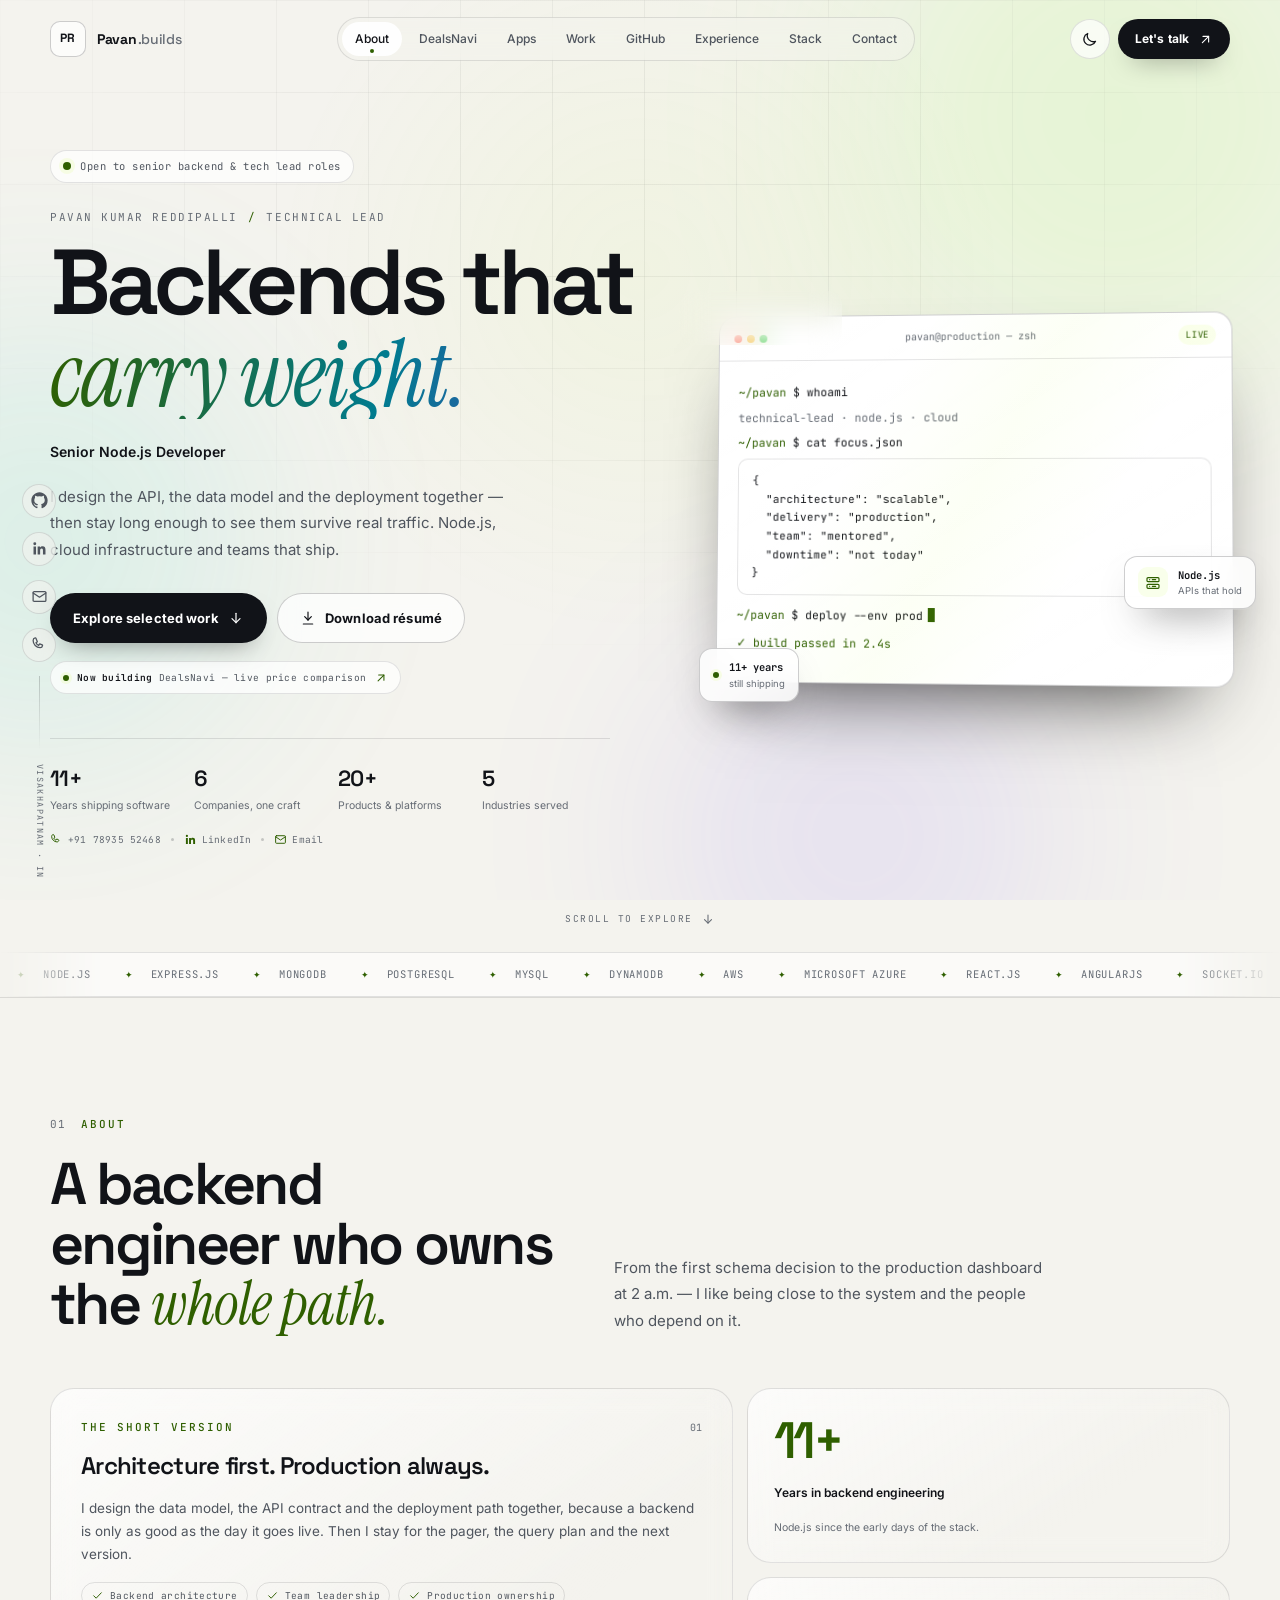
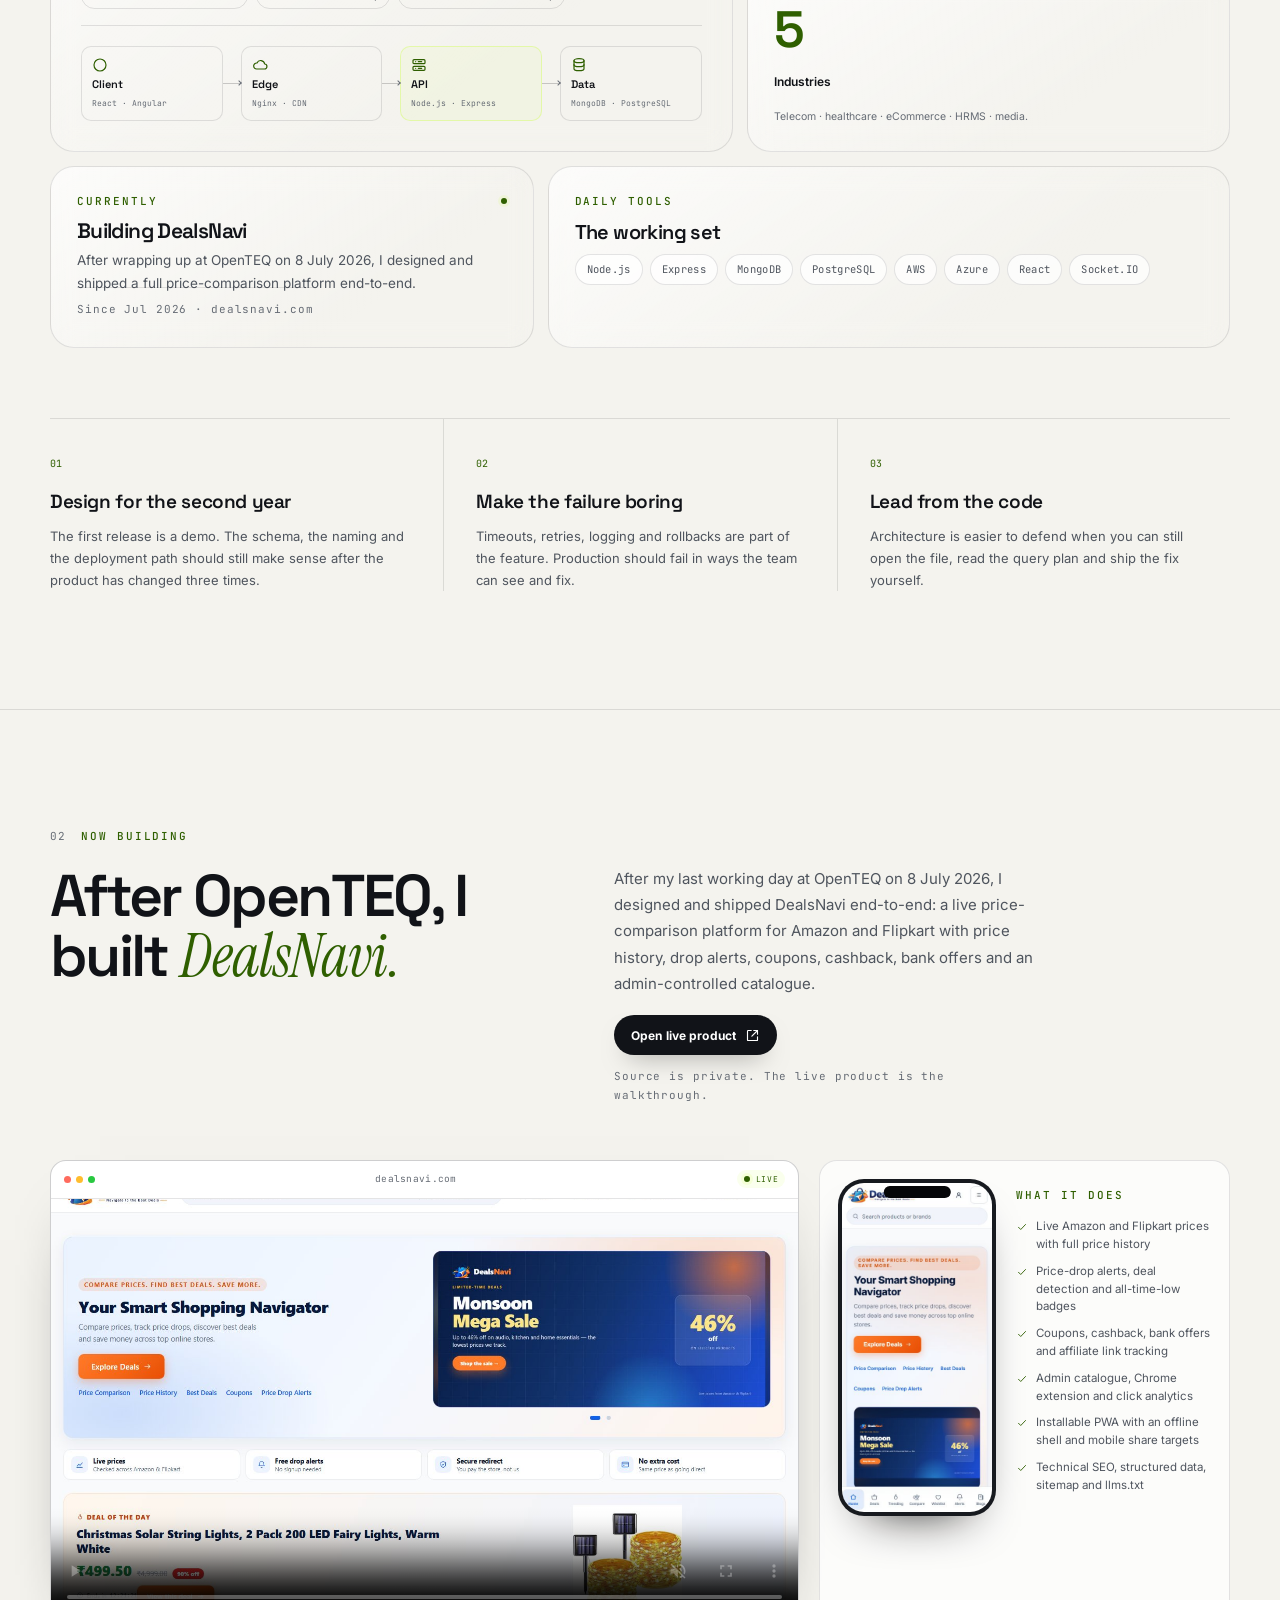
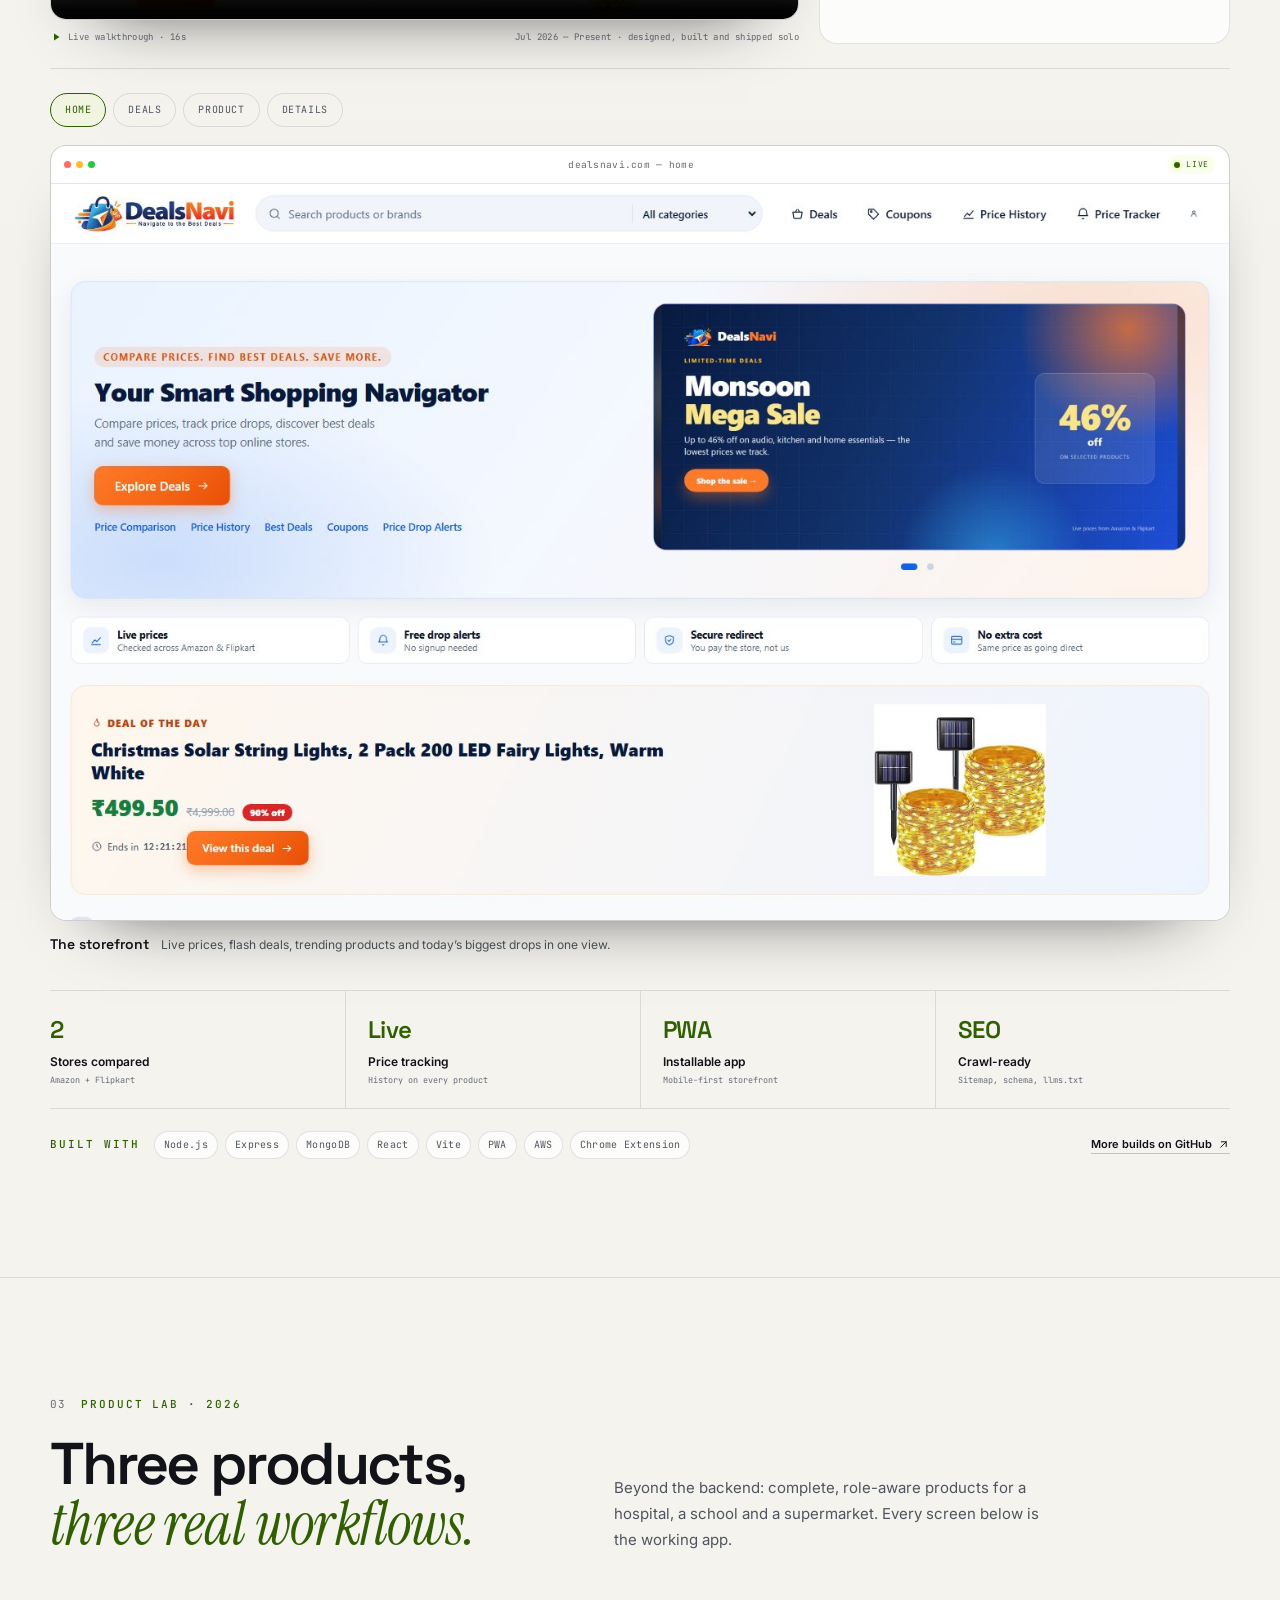
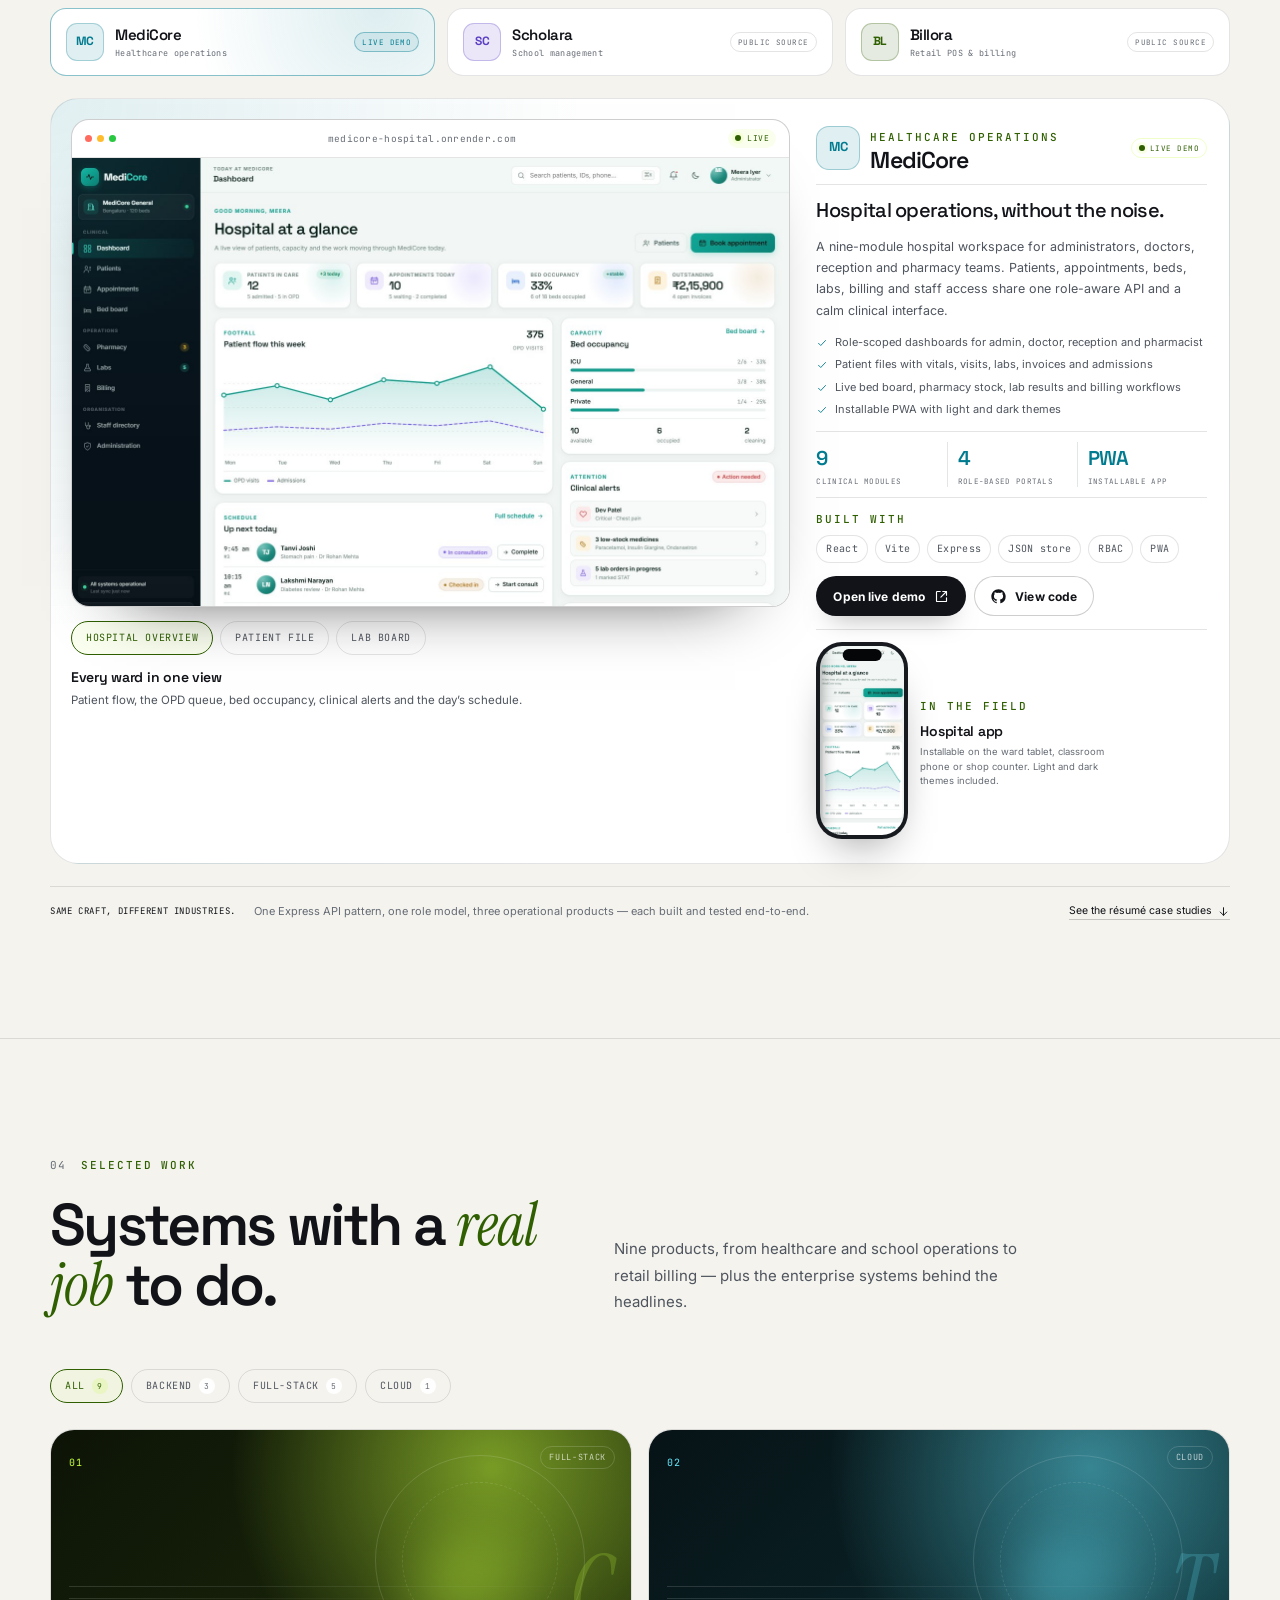
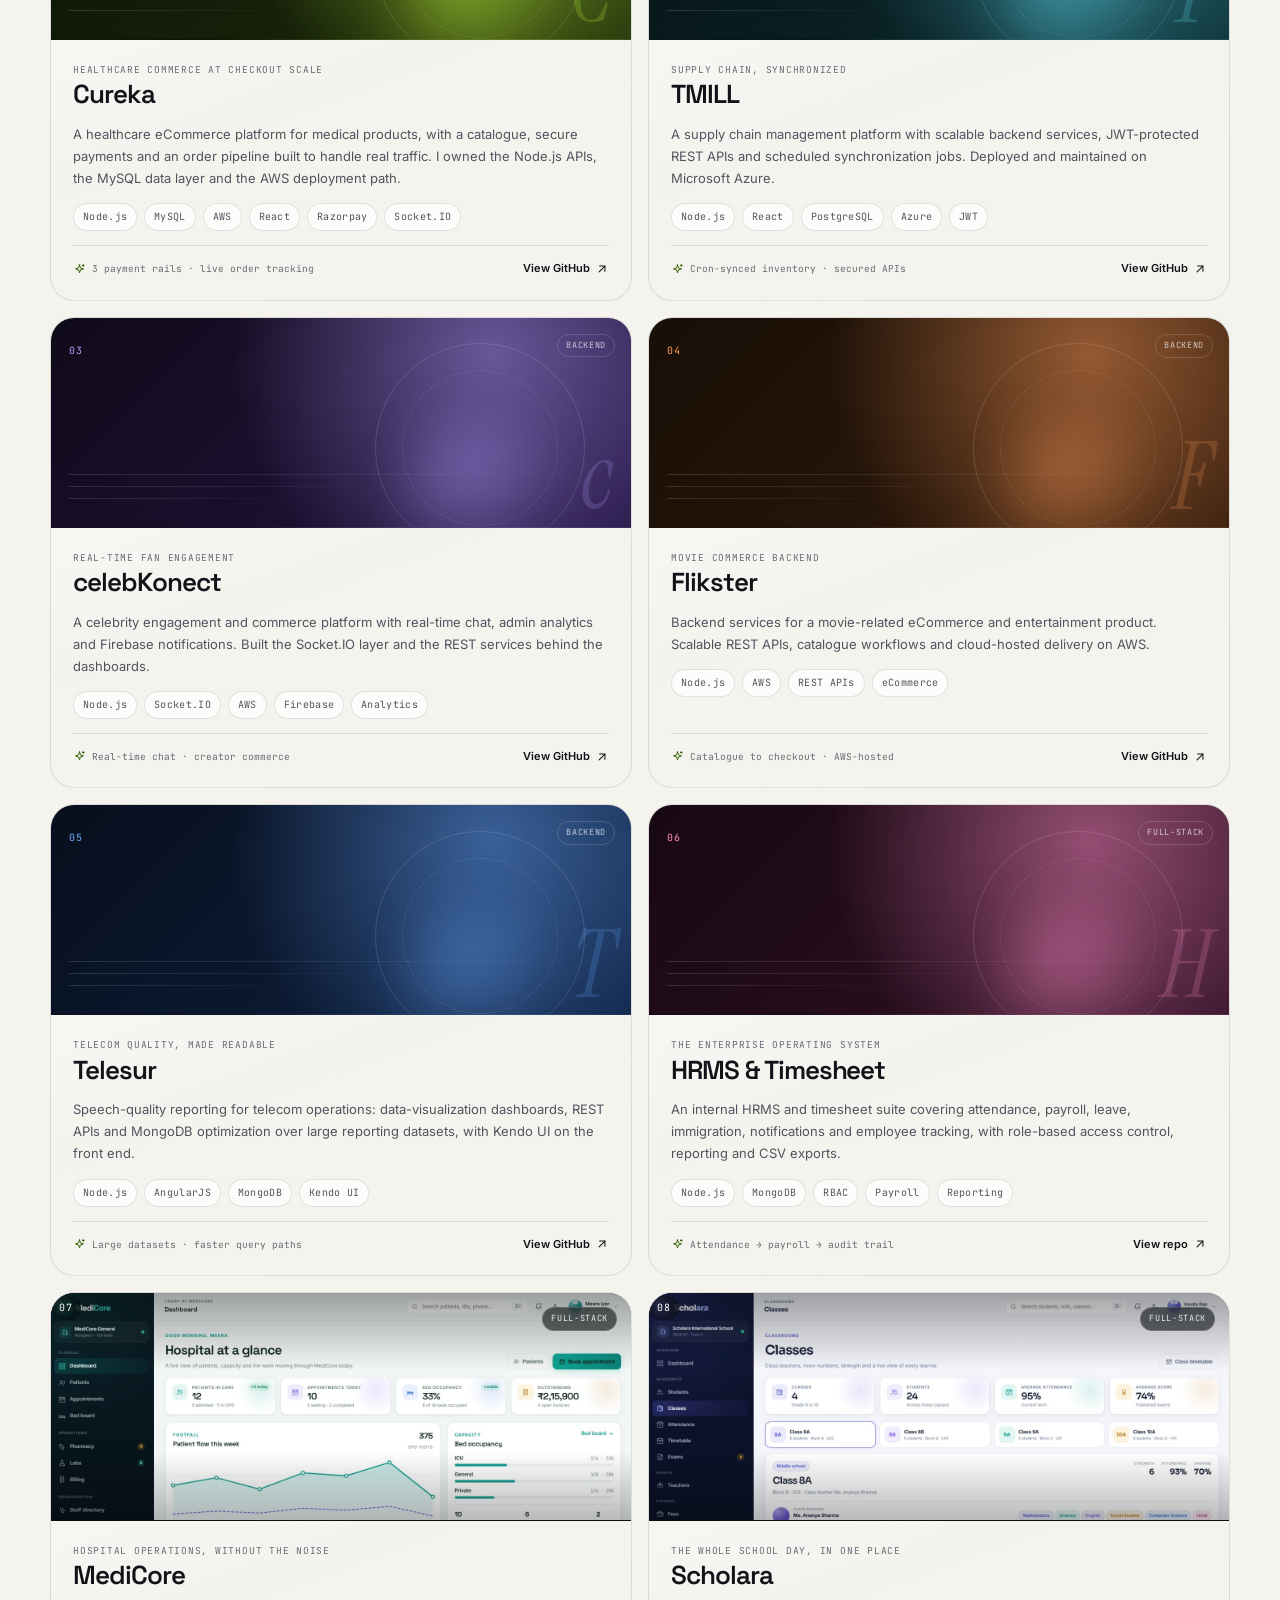
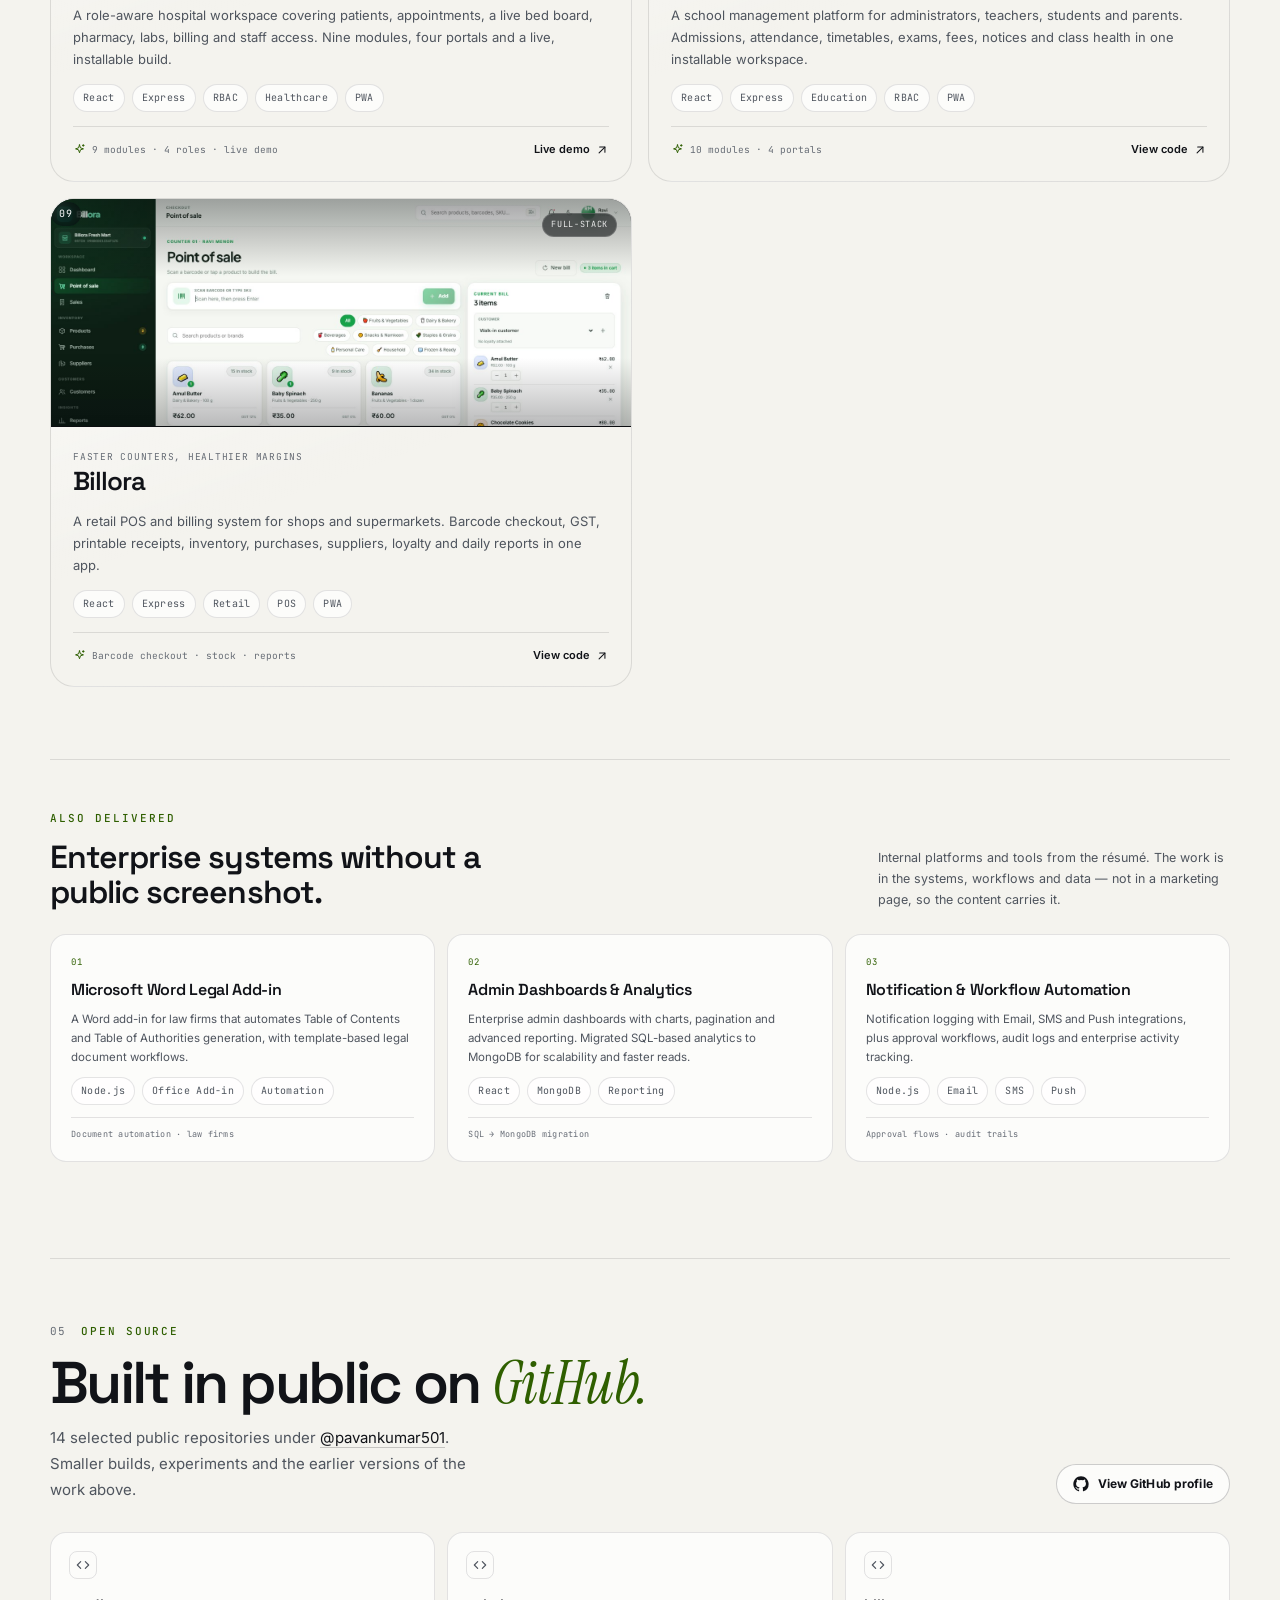
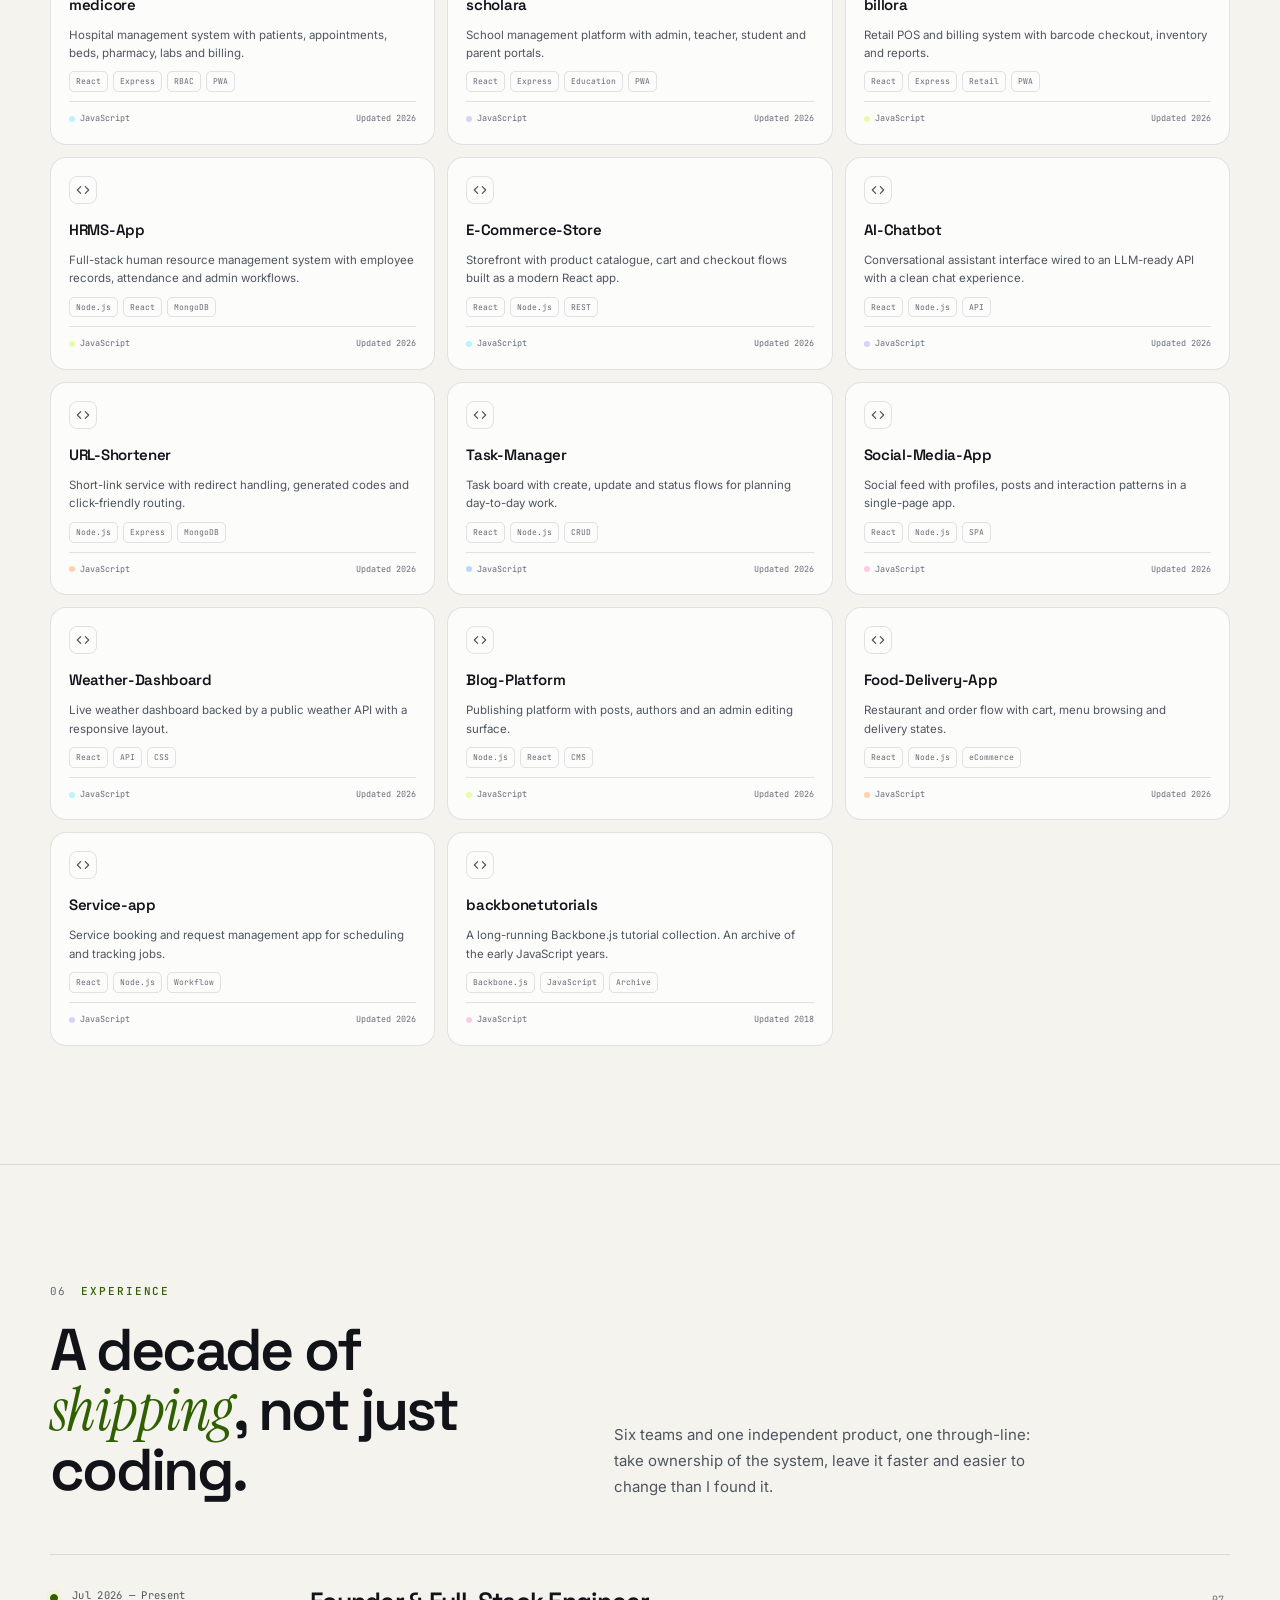
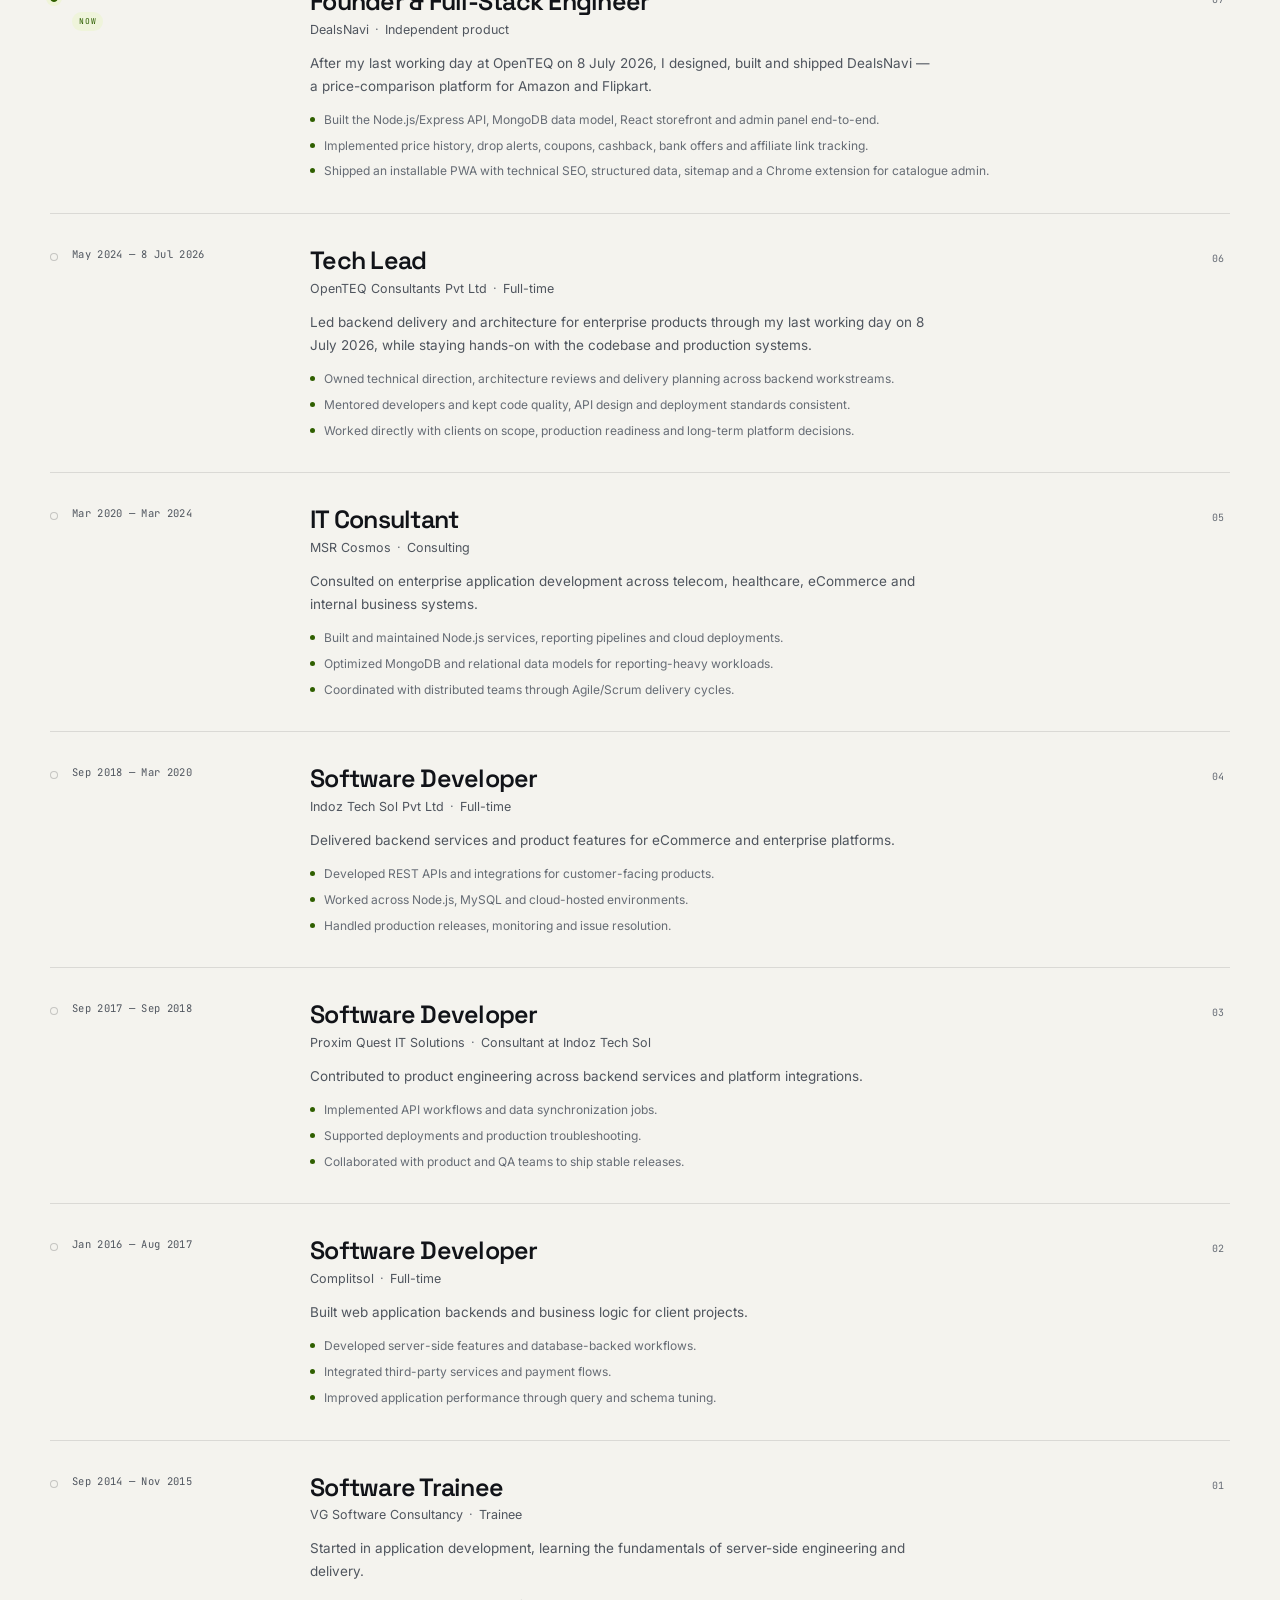
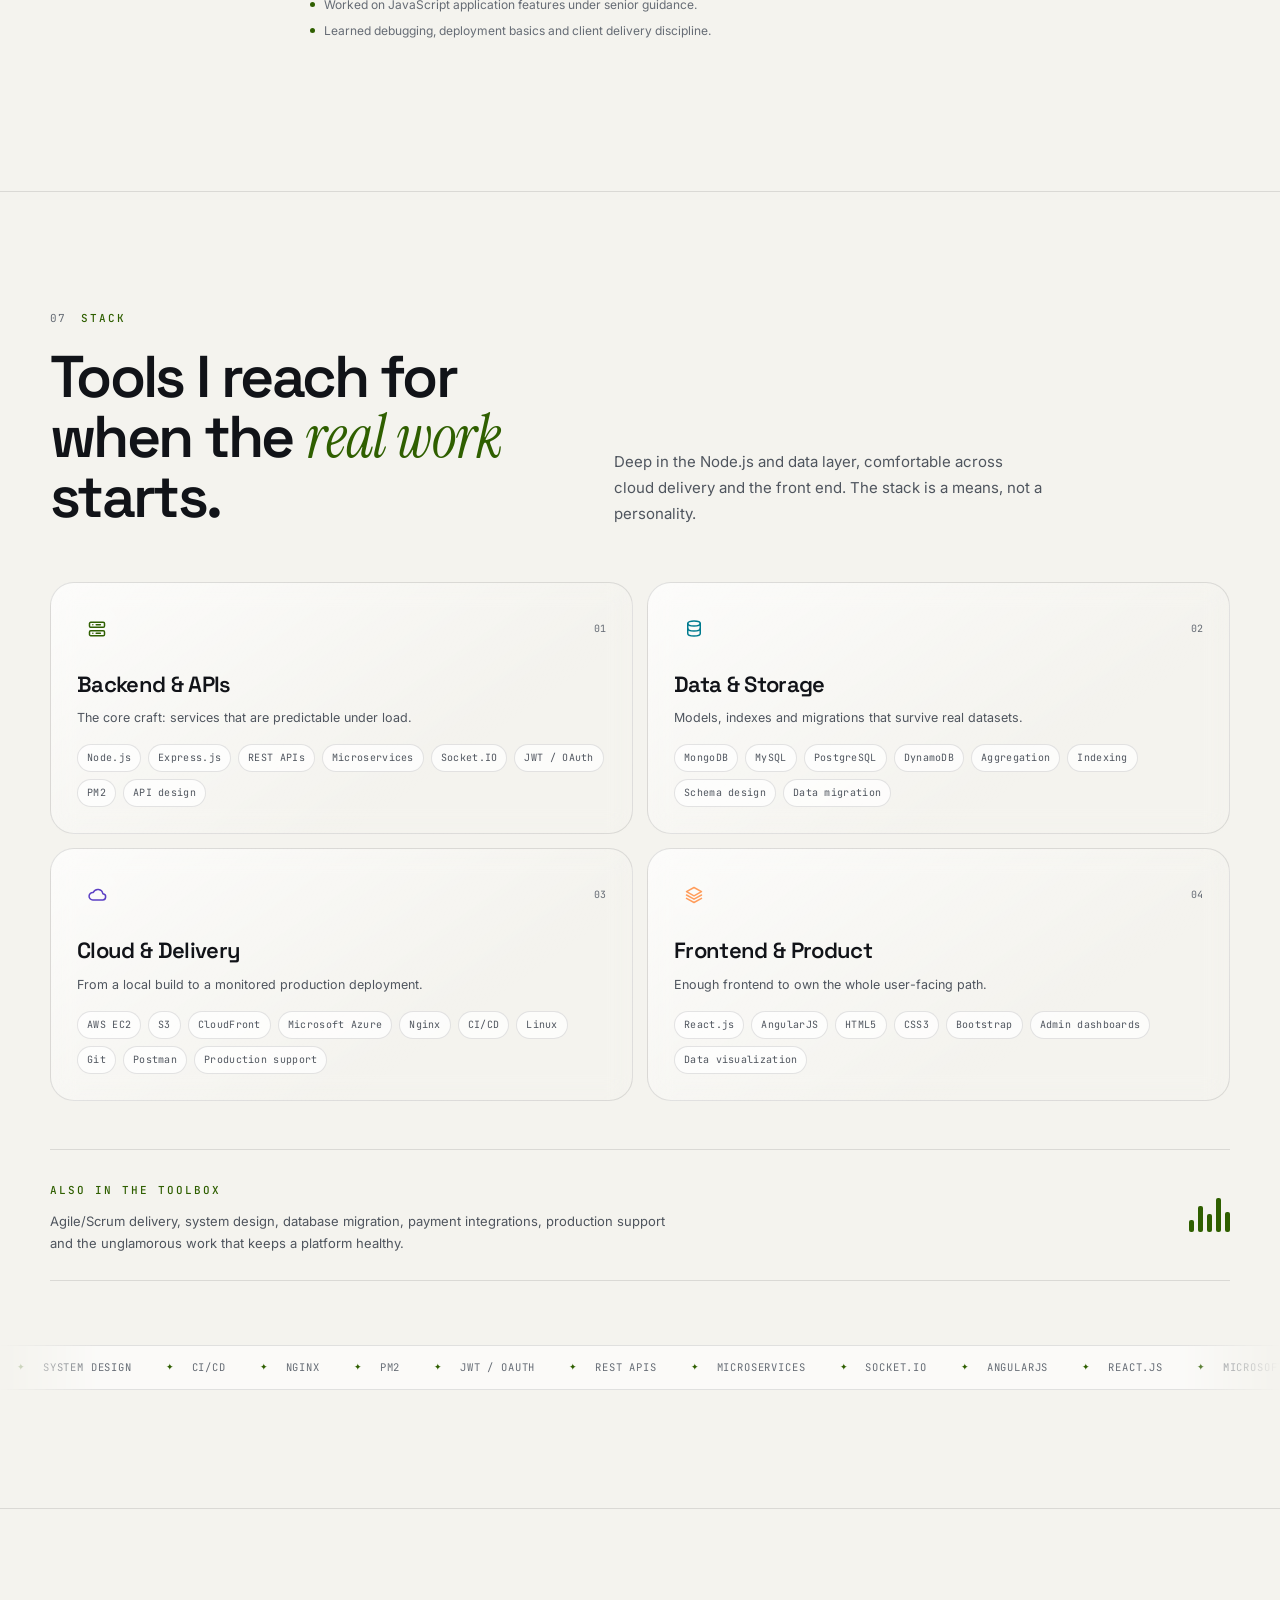
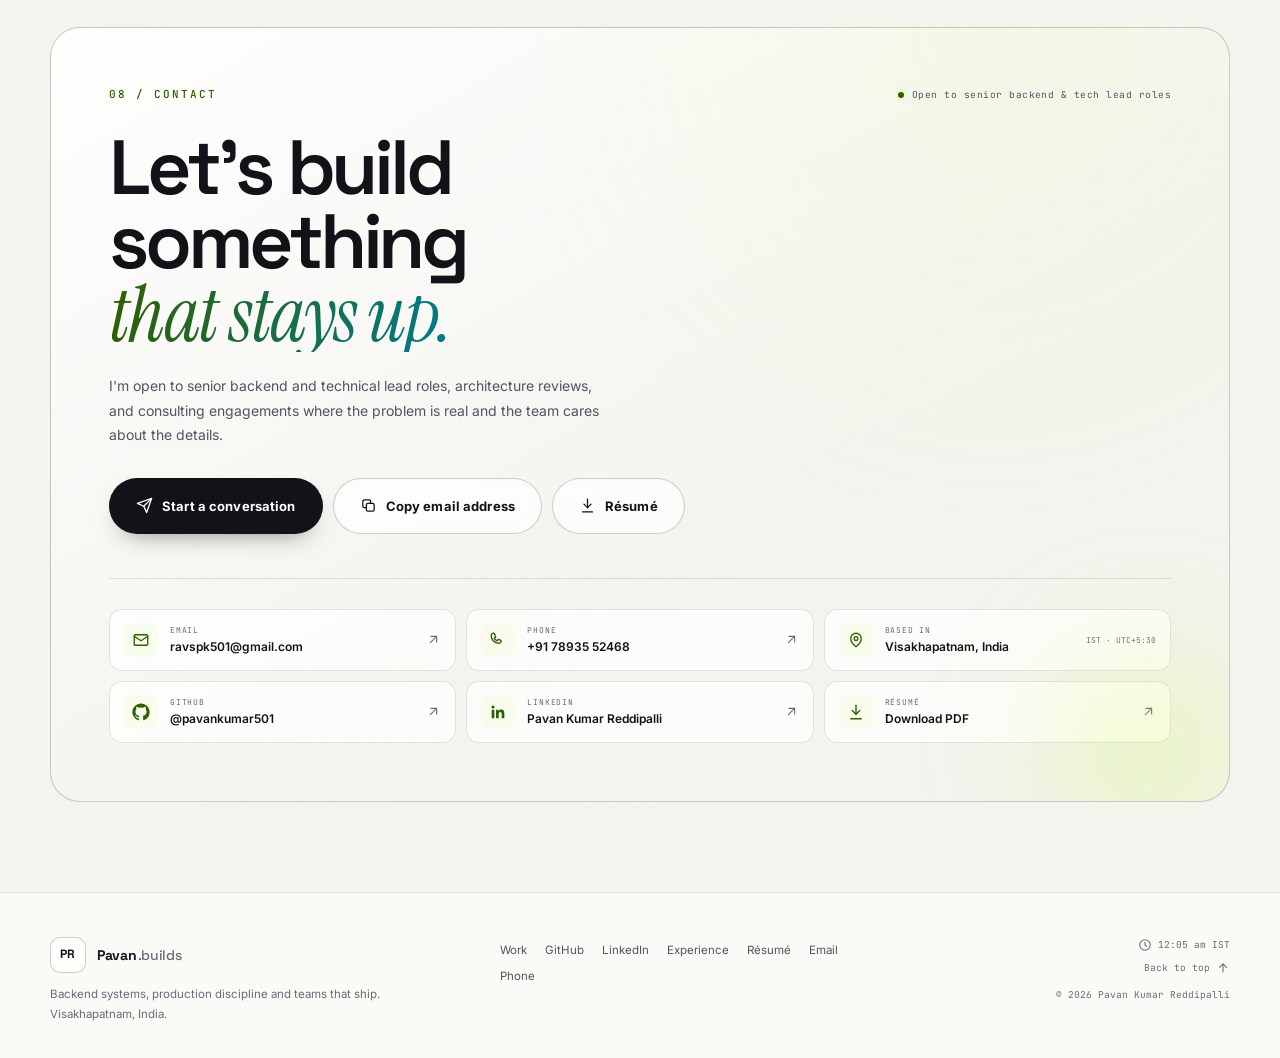
<file: index.html>
<!DOCTYPE html>
<html lang="en-IN">
  <head>
    <meta charset="UTF-8" />
    <meta name="viewport" content="width=device-width, initial-scale=1.0" />
    <title>Pavan Kumar Reddipalli — Technical Lead & Node.js Architect</title>
    <meta
      name="description"
      content="Pavan Kumar Reddipalli is a Technical Lead and Senior Node.js developer with 11+ years building scalable backends, real-time products and cloud platforms. Builder of DealsNavi, MediCore, Scholara and Billora."
    />
    <meta
      name="keywords"
      content="Pavan Kumar Reddipalli, Node.js developer, technical lead, backend architect, AWS, Azure, MongoDB, PostgreSQL, React, Visakhapatnam, portfolio, MediCore, Scholara, Billora, hospital management, school management, retail POS"
    />
    <meta name="author" content="Pavan Kumar Reddipalli" />
    <meta name="robots" content="index, follow, max-image-preview:large" />
    <link rel="canonical" href="https://pavankumar501.github.io/" />
    <meta name="theme-color" content="#070809" />

    <meta property="og:type" content="website" />
    <meta property="og:site_name" content="Pavan Kumar Reddipalli" />
    <meta property="og:title" content="Pavan Kumar Reddipalli — Technical Lead & Node.js Architect" />
    <meta
      property="og:description"
      content="11+ years designing scalable Node.js backends, real-time systems and cloud platforms for telecom, healthcare, eCommerce and enterprise products."
    />
    <meta property="og:url" content="https://pavankumar501.github.io/" />
    <meta property="og:image" content="https://pavankumar501.github.io/og-cover.png" />
    <meta property="og:image:width" content="1200" />
    <meta property="og:image:height" content="630" />
    <meta property="og:image:alt" content="Pavan Kumar Reddipalli — Technical Lead and Node.js Architect" />
    <meta property="og:locale" content="en_IN" />

    <meta name="twitter:card" content="summary_large_image" />
    <meta name="twitter:title" content="Pavan Kumar Reddipalli — Technical Lead & Node.js Architect" />
    <meta
      name="twitter:description"
      content="11+ years building scalable Node.js backends, real-time systems and cloud platforms."
    />
    <meta name="twitter:image" content="https://pavankumar501.github.io/og-cover.png" />
    <meta name="twitter:image:alt" content="Pavan Kumar Reddipalli — Technical Lead and Node.js Architect" />

    <link rel="icon" type="image/svg+xml" href="/favicon.svg" />
    <link rel="manifest" href="/site.webmanifest" />
    <script>
      // Set the theme before the first paint so the page never flashes the
      // wrong palette and an audit never measures a mid-transition colour.
      (function () {
        try {
          var saved = localStorage.getItem('pavan-theme');
          var theme = saved === 'light' || saved === 'dark'
            ? saved
            : (window.matchMedia('(prefers-color-scheme: light)').matches ? 'light' : 'dark');
          document.documentElement.dataset.theme = theme;
        } catch (error) {
          document.documentElement.dataset.theme = 'dark';
        }
      })();
    </script>
    <link rel="preconnect" href="https://fonts.googleapis.com" />
    <link rel="preconnect" href="https://fonts.gstatic.com" crossorigin />
    <link
      href="https://fonts.googleapis.com/css2?family=Inter:wght@400;500;600;700&family=Instrument+Serif:ital@0;1&family=JetBrains+Mono:wght@400;500;600&family=Space+Grotesk:wght@500;600;700&display=swap"
      rel="stylesheet"
    />

    <script type="application/ld+json">
      {
        "@context": "https://schema.org",
        "@type": "Person",
        "name": "Pavan Kumar Reddipalli",
        "alternateName": "R.A.V.S Pavan Kumar",
        "jobTitle": "Technical Lead & Senior Node.js Developer",
        "description": "Technical Lead with 11+ years of experience in Node.js backend development, cloud architecture and scalable system design.",
        "url": "https://pavankumar501.github.io/",
        "email": "mailto:ravspk501@gmail.com",
        "telephone": "+91-7893552468",
        "address": {
          "@type": "PostalAddress",
          "addressLocality": "Visakhapatnam",
          "addressRegion": "Andhra Pradesh",
          "addressCountry": "IN"
        },
        "sameAs": [
          "https://github.com/pavankumar501",
          "https://www.linkedin.com/in/pavan-kumar-reddipalli-b2a332173/"
        ],
        "knowsAbout": [
          "Node.js",
          "Express.js",
          "MongoDB",
          "PostgreSQL",
          "MySQL",
          "DynamoDB",
          "AWS",
          "Microsoft Azure",
          "React.js",
          "Socket.io",
          "Microservices",
          "REST APIs",
          "System Design"
        ]
      }
    </script>
    <script type="module" crossorigin src="/assets/index-CHZYqfxH.js"></script>
    <link rel="stylesheet" crossorigin href="/assets/index-DKcZFmTh.css">
  </head>
  <body>
    <a class="skip-link" href="#main">Skip to content</a>
    <div id="root">
      <style>#boot{color:#f4f4f5;background:#070809;place-items:center;min-height:100vh;font-family:system-ui,sans-serif;display:grid}</style>
      <noscript><style>#boot{display:none}</style></noscript>
      <div
        id="boot"
        role="status"
        aria-label="Loading portfolio"
      >
        <div style="text-align:center">
          <div style="font-size:12px;letter-spacing:.24em;text-transform:uppercase;color:#c6ff3d">Pavan Kumar Reddipalli</div>
          <div style="margin-top:10px;font-size:13px;color:#8b8f98">Loading portfolio…</div>
        </div>
      </div>
      <noscript>
        <main style="max-width:720px;margin:0 auto;padding:64px 24px;font-family:system-ui,sans-serif;color:#f4f4f5;background:#070809;min-height:100vh">
          <p style="font-size:12px;letter-spacing:.18em;text-transform:uppercase;color:#c6ff3d">Portfolio</p>
          <h1 style="font-size:40px;line-height:1.05;margin:14px 0">Pavan Kumar Reddipalli</h1>
          <p style="font-size:17px;line-height:1.7;color:#a3a7ae">
            Technical Lead and Senior Node.js developer with 11+ years of experience building scalable backends,
            real-time products and cloud platforms.
          </p>
          <p style="line-height:1.9;color:#a3a7ae">
            <a href="https://github.com/pavankumar501" style="color:#c6ff3d">GitHub</a> ·
            <a href="mailto:ravspk501@gmail.com" style="color:#c6ff3d">Email</a> ·
            <a href="/Pavan-Kumar-Reddipalli-Resume.pdf" style="color:#c6ff3d">Résumé</a>
          </p>
          <p style="color:#8b8f97">Enable JavaScript for the full interactive portfolio.</p>
        </main>
      </noscript>
    </div>
  </body>
</html>
</file>
<file: assets/index-DKcZFmTh.css>
:root{--bg:#070809;--bg-elev:#0b0d10;--surface:#ffffff0b;--surface-2:#ffffff13;--surface-3:#ffffff1c;--line:#ffffff17;--line-strong:#ffffff2b;--text:#f5f5f3;--muted:#a3a7ae;--faint:#8b8f97;--lime:#c8ff3d;--lime-ink:#070809;--cyan:#65e9ff;--violet:#b39dff;--orange:#ff9d5c;--blue:#6aa8ff;--pink:#ff8ec7;--radius:24px;--radius-sm:14px;--display:"Space Grotesk", "Inter", system-ui, sans-serif;--body:"Inter", system-ui, -apple-system, sans-serif;--serif:"Instrument Serif", Georgia, "Times New Roman", serif;--mono:"JetBrains Mono", ui-monospace, SFMono-Regular, monospace;--ease:cubic-bezier(.22, 1, .36, 1);--mx:50vw;--my:30vh}[data-theme=light]{--bg:#f4f3ee;--bg-elev:#fff;--surface:#ffffffb8;--surface-2:#ffffffe6;--surface-3:#0c0e120f;--line:#0c0e121c;--line-strong:#0c0e1233;--text:#111318;--muted:#4f555e;--faint:#666c75;--lime:#2f5f00;--cyan:#007b8f;--violet:#5b3fc4;--lime-ink:#fff}*{box-sizing:border-box}html{scroll-behavior:smooth;scroll-padding-top:96px}body{background:var(--bg);color:var(--text);font-family:var(--body);-webkit-font-smoothing:antialiased;text-rendering:optimizelegibility;margin:0;font-size:16px;line-height:1.6;overflow-x:hidden}body.menu-open{overflow:hidden}::selection{background:var(--lime);color:var(--lime-ink)}a{color:inherit;text-decoration:none}button,input,textarea{font:inherit}button{color:inherit}img,svg{display:block}h1,h2,h3,h4,p{margin:0}ul,ol{margin:0;padding:0;list-style:none}:focus-visible{outline:2px solid var(--lime);outline-offset:3px}.skip-link{z-index:200;background:var(--lime);color:var(--lime-ink);border-radius:10px;padding:10px 16px;font-weight:700;transition:transform .2s;position:fixed;top:10px;left:10px;transform:translateY(-150%)}.skip-link:focus{transform:translateY(0)}.sr-only{clip:rect(0, 0, 0, 0);white-space:nowrap;border:0;width:1px;height:1px;margin:-1px;padding:0;position:absolute;overflow:hidden}.atmosphere{z-index:-2;pointer-events:none;position:fixed;inset:0;overflow:hidden}.atmosphere__orb{filter:blur(110px);opacity:.2;border-radius:50%;animation:22s ease-in-out infinite alternate drift;position:absolute}.atmosphere__orb--one{background:#8bff2e;width:42vw;height:42vw;top:-12vw;right:-8vw}.atmosphere__orb--two{background:#2dd4bf;width:34vw;height:34vw;animation-delay:-7s;top:36vh;left:-14vw}.atmosphere__orb--three{opacity:.16;background:#7c5cff;width:30vw;height:30vw;animation-delay:-13s;bottom:-10vw;right:18vw}[data-theme=light] .atmosphere__orb{opacity:.12}.atmosphere__grid{background-image:linear-gradient(to right, var(--line) 1px, transparent 1px), linear-gradient(to bottom, var(--line) 1px, transparent 1px);opacity:.5;background-size:92px 92px;position:absolute;inset:0;-webkit-mask-image:radial-gradient(80% 70% at 50% 20%,#000 20%,#0000 78%);mask-image:radial-gradient(80% 70% at 50% 20%,#000 20%,#0000 78%)}.cursor-glow{z-index:-1;pointer-events:none;background:radial-gradient(520px at var(--mx) var(--my), #c8ff3d12, transparent 70%);opacity:0;transition:opacity .4s;position:fixed;inset:0}@media (pointer:fine){.cursor-glow{opacity:1}}@keyframes drift{0%{transform:translate(0,0)scale(1)}to{transform:translate(4vw,4vh)scale(1.12)}}.container{width:min(1180px,100% - 56px);margin-inline:auto}.section{border-top:1px solid var(--line);padding:118px 0;position:relative}.section--contact{padding-bottom:90px}.eyebrow{font-family:var(--mono);letter-spacing:.18em;text-transform:uppercase;color:var(--lime);align-items:center;gap:8px;font-size:11px;font-weight:500;display:inline-flex}.section-head{grid-template-columns:minmax(0,.9fr) minmax(0,1.1fr);gap:20px 60px;margin-bottom:54px;display:grid}.section-head__meta{grid-column:1/-1;align-items:center;gap:14px;display:flex}.section-index{font-family:var(--mono);color:var(--faint);letter-spacing:.12em;font-size:11px}.section-title{font-family:var(--display);letter-spacing:-.045em;max-width:15ch;font-size:clamp(2.3rem,4.6vw,4.1rem);font-weight:600;line-height:1.02}.section-title em{font-family:var(--serif);letter-spacing:-.01em;color:var(--lime);font-style:italic;font-weight:400}.section-lead{max-width:48ch;color:var(--muted);align-self:end;font-size:15px;line-height:1.75}.mono-note{font-family:var(--mono);letter-spacing:.08em;color:var(--faint);font-size:11px}.text-link{color:var(--text);border-bottom:1px solid var(--line-strong);transition:color .2s,border-color .2s}.text-link:hover{color:var(--lime);border-color:var(--lime)}.reveal{opacity:0;transition:opacity .8s var(--ease), transform .8s var(--ease);transform:translateY(24px)}.reveal.is-visible{opacity:1;transform:translateY(0)}.btn{letter-spacing:.01em;white-space:nowrap;cursor:pointer;min-height:50px;transition:transform .25s var(--ease), background-color .25s ease, border-color .25s ease, color .25s ease;border:1px solid #0000;border-radius:999px;justify-content:center;align-items:center;gap:9px;padding:0 22px;font-size:13px;font-weight:700;display:inline-flex}.btn--sm{min-height:40px;padding:0 16px;font-size:12px}.btn--lg{min-height:56px;padding:0 26px}.btn--primary{background:var(--lime);color:var(--lime-ink);box-shadow:0 10px 30px -12px #c8ff3d8c}.btn--primary:hover{transform:translateY(-2px);box-shadow:0 16px 36px -14px #c8ff3db3}.btn--ghost{background:var(--surface);border-color:var(--line-strong);color:var(--text);-webkit-backdrop-filter:blur(10px);backdrop-filter:blur(10px)}.btn--ghost:hover{border-color:var(--lime);color:var(--lime);transform:translateY(-2px)}[data-theme=light] .btn--primary{color:#fff;background:#111318;box-shadow:0 12px 26px -14px #00000080}[data-theme=light] .btn--primary:hover{box-shadow:0 18px 34px -16px #0009}.magnetic{transition:transform .25s var(--ease);will-change:transform;display:inline-flex}.icon-btn{border:1px solid var(--line);background:var(--surface);width:40px;height:40px;color:var(--text);cursor:pointer;border-radius:50%;place-items:center;transition:border-color .2s,color .2s,background-color .2s;display:inline-grid}.icon-btn:hover{border-color:var(--line-strong);color:var(--lime);background:var(--surface-2)}.chip-row{flex-wrap:wrap;gap:7px;display:flex}.chip{border:1px solid var(--line);background:var(--surface);color:var(--muted);font-family:var(--mono);letter-spacing:.03em;white-space:nowrap;border-radius:999px;align-items:center;gap:6px;padding:6px 11px;font-size:10.5px;display:inline-flex}.chip--sm{padding:5px 9px;font-size:10px}.chip--lime{color:var(--lime);background:#c8ff3d12;border-color:#c8ff3d40}.status-dot{background:var(--lime);border-radius:50%;width:8px;height:8px;animation:2.4s ease-in-out infinite pulse;display:inline-block;position:relative;box-shadow:0 0 0 4px #c8ff3d1f}.status-dot--small{width:6px;height:6px;box-shadow:0 0 0 3px #c8ff3d1f}.dot{background:var(--lime);border-radius:50%;width:7px;height:7px;display:inline-block}@keyframes pulse{0%,to{box-shadow:0 0 0 3px #c8ff3d1a}50%{box-shadow:0 0 0 7px #c8ff3d05}}.nav{z-index:100;transition:background-color .3s,border-color .3s,-webkit-backdrop-filter .3s,backdrop-filter .3s;position:fixed;top:0;left:0;right:0}.nav--scrolled{background:color-mix(in srgb, var(--bg) 76%, transparent);border-bottom:1px solid var(--line);-webkit-backdrop-filter:blur(18px)saturate(1.2);backdrop-filter:blur(18px)saturate(1.2)}.scroll-progress{background:linear-gradient(90deg, var(--lime), var(--cyan), var(--violet));transform-origin:0;height:2px;transition:transform .1s linear;position:absolute;top:0;left:0;right:0;transform:scaleX(0)}.nav__inner{justify-content:space-between;align-items:center;gap:20px;height:78px;display:flex}.brand{flex-shrink:0;align-items:center;gap:11px;display:inline-flex}.brand__mark{border:1px solid var(--line-strong);background:var(--surface);width:36px;height:36px;font-family:var(--display);letter-spacing:.04em;color:var(--text);transition:border-color .2s ease, color .2s ease, transform .3s var(--ease);border-radius:10px;place-items:center;font-size:12px;font-weight:700;display:grid}.brand:hover .brand__mark{border-color:var(--lime);color:var(--lime);transform:rotate(-4deg)}.brand__text{font-family:var(--display);letter-spacing:-.02em;align-items:baseline;gap:1px;font-size:14px;font-weight:600;display:flex}.brand__text span{color:var(--faint);font-weight:500}.nav__links{border:1px solid var(--line);background:color-mix(in srgb, var(--bg) 50%, transparent);-webkit-backdrop-filter:blur(12px);backdrop-filter:blur(12px);border-radius:999px;align-items:center;gap:4px;padding:4px;display:flex}.nav__links a{color:var(--muted);border-radius:999px;padding:7px 13px;font-size:12px;font-weight:500;transition:color .2s,background-color .2s;position:relative}.nav__links a:hover{color:var(--text)}.nav__links a.is-active{background:var(--surface-2);color:var(--text)}.nav__links a.is-active:before{content:"";background:var(--lime);border-radius:50%;width:4px;height:4px;position:absolute;bottom:3px;left:50%;transform:translate(-50%)}.nav__actions{flex-shrink:0;align-items:center;gap:8px;display:flex}.nav__burger,.mobile-menu{display:none}.hero{flex-direction:column;justify-content:center;min-height:100svh;padding-top:150px;padding-bottom:0;display:flex;position:relative;overflow:hidden}.hero__grid{grid-template-columns:minmax(0,1.08fr) minmax(0,.92fr);align-items:center;gap:56px;padding-bottom:64px;display:grid}.hero__availability{border:1px solid var(--line);background:var(--surface);font-family:var(--mono);letter-spacing:.05em;color:var(--muted);border-radius:999px;align-items:center;gap:9px;margin-bottom:26px;padding:7px 12px;font-size:10.5px;display:inline-flex}.hero__kicker{font-family:var(--mono);letter-spacing:.14em;text-transform:uppercase;color:var(--faint);flex-wrap:wrap;align-items:center;gap:10px;margin-bottom:14px;font-size:11px;display:flex}.hero__kicker-divider{color:var(--lime)}.hero__title{font-family:var(--display);letter-spacing:-.055em;max-width:12ch;font-size:clamp(3.4rem,7.2vw,6.7rem);font-weight:600;line-height:.93}.hero__title-accent{font-family:var(--serif);letter-spacing:-.02em;background:linear-gradient(100deg, var(--lime), var(--cyan) 55%, var(--violet));color:#0000;-webkit-background-clip:text;background-clip:text;padding-top:.08em;font-style:italic;font-weight:400;display:block}.hero__role{color:var(--muted);flex-wrap:wrap;align-items:baseline;gap:6px;margin-top:22px;font-size:14px;display:flex}.role-rotator{vertical-align:bottom;white-space:nowrap;width:26ch;height:1.5em;display:inline-flex;overflow:hidden}.role-rotator__word{color:var(--text);animation:roleIn .55s var(--ease);font-weight:600;display:inline-block}@keyframes roleIn{0%{opacity:0;transform:translateY(80%)}to{opacity:1;transform:translateY(0)}}.hero__lede{max-width:52ch;color:var(--muted);margin-top:22px;font-size:15px;line-height:1.75}.hero__actions{flex-wrap:wrap;gap:10px;margin-top:30px;display:flex}.hero__stats{border-top:1px solid var(--line);grid-template-columns:repeat(4,minmax(0,1fr));gap:16px;max-width:560px;margin-top:44px;padding-top:22px;display:grid}.hero__stats div{flex-direction:column-reverse;gap:3px;display:flex}.hero__stats dt{color:var(--faint);font-size:10.5px;line-height:1.4}.hero__stats dd{font-family:var(--display);letter-spacing:-.03em;color:var(--text);margin:0;font-size:22px;font-weight:600}.hero__connect{font-family:var(--mono);letter-spacing:.02em;color:var(--faint);flex-wrap:wrap;align-items:center;gap:10px;margin-top:18px;font-size:9.5px;display:flex}.hero__connect a{align-items:center;gap:5px;transition:color .2s;display:inline-flex}.hero__connect a:hover,.hero__connect svg{color:var(--lime)}.hero__connect-dot{background:var(--line-strong);border-radius:50%;width:3px;height:3px}.hero__visual{perspective:1200px;position:relative}.terminal{border:1px solid var(--line-strong);background:linear-gradient(150deg, #ffffff14, #ffffff04), var(--bg-elev);border-radius:18px;position:relative;overflow:hidden;transform:rotateY(-4deg)rotateX(2deg);box-shadow:0 40px 80px -40px #000c,inset 0 1px #ffffff14}.terminal:after{content:"";pointer-events:none;background:linear-gradient(120deg,#0000 30%,#c8ff3d0d 50%,#0000 70%);position:absolute;inset:0}.terminal__bar{border-bottom:1px solid var(--line);background:#ffffff08;align-items:center;gap:12px;padding:12px 15px;display:flex}.terminal__dots{gap:5px;display:flex}.terminal__dots i{background:var(--surface-3);border-radius:50%;width:8px;height:8px}.terminal__dots i:first-child{background:#ff6b5e}.terminal__dots i:nth-child(2){background:#ffbd2e}.terminal__dots i:nth-child(3){background:#28c840}.terminal__title{font-family:var(--mono);color:var(--faint);text-align:center;flex:1;font-size:10px}.terminal__badge{color:var(--lime);font-family:var(--mono);letter-spacing:.08em;text-transform:uppercase;background:#c8ff3d1a;border-radius:999px;padding:3px 7px;font-size:9px}.terminal__body{font-family:var(--mono);color:var(--muted);padding:22px 20px 24px;font-size:11.5px;line-height:1.7}.terminal__body p{margin:0 0 6px}.terminal__prompt{color:var(--lime)}.terminal__cmd{color:var(--text)}.terminal__out{color:var(--faint)}.terminal__code{border:1px solid var(--line);color:var(--text);font-family:var(--mono);background:#ffffff06;border-radius:10px;margin:2px 0 10px;padding:12px 14px;font-size:11px;line-height:1.7;overflow-x:auto}.terminal__cursor{vertical-align:-2px;background:var(--lime);width:7px;height:14px;margin-left:5px;animation:1.1s step-end infinite blink;display:inline-block}.terminal__ok{color:var(--lime);margin-top:8px!important}@keyframes blink{0%,to{opacity:1}50%{opacity:0}}.float-card{border:1px solid var(--line-strong);background:color-mix(in srgb, var(--bg-elev) 85%, transparent);-webkit-backdrop-filter:blur(14px);backdrop-filter:blur(14px);border-radius:13px;align-items:center;gap:10px;padding:10px 13px;animation:6s ease-in-out infinite floatCard;display:flex;position:absolute;box-shadow:0 18px 40px -20px #000c}.float-card__icon{width:30px;height:30px;color:var(--lime);background:#c8ff3d1a;border-radius:9px;place-items:center;display:grid}.float-card strong{font-family:var(--mono);color:var(--text);font-size:10.5px;font-weight:600;display:block}.float-card span:not(.float-card__icon):not(.status-dot){color:var(--faint);font-size:9.5px;display:block}.float-card--one{top:-22px;left:-34px}.float-card--two{animation-delay:-2s;bottom:74px;right:-26px}.float-card--three{animation-delay:-4s;bottom:-18px;left:-14px}@keyframes floatCard{0%,to{transform:translateY(0)}50%{transform:translateY(-8px)}}.hero__scroll{justify-content:center;padding-bottom:26px;display:flex}.hero__scroll a{font-family:var(--mono);letter-spacing:.16em;text-transform:uppercase;color:var(--faint);align-items:center;gap:8px;font-size:9.5px;transition:color .2s;display:inline-flex}.hero__scroll a:hover{color:var(--lime)}.marquee{border-top:1px solid var(--line);border-bottom:1px solid var(--line);background:color-mix(in srgb, var(--bg-elev) 60%, transparent);padding:13px 0;position:relative;overflow:hidden;-webkit-mask-image:linear-gradient(90deg,#0000,#000 8% 92%,#0000);mask-image:linear-gradient(90deg,#0000,#000 8% 92%,#0000)}.marquee__track{align-items:center;gap:0;width:max-content;animation:38s linear infinite marquee;display:flex}.marquee__track--reverse{animation-direction:reverse}.marquee:hover .marquee__track{animation-play-state:paused}.marquee__item{font-family:var(--mono);letter-spacing:.08em;text-transform:uppercase;color:var(--faint);white-space:nowrap;align-items:center;gap:17px;padding:0 17px;font-size:10.5px;display:inline-flex}.marquee__spark{color:var(--lime);font-size:9px}.marquee--hero{margin-top:0}.marquee--stack{margin-top:64px}@keyframes marquee{0%{transform:translate(0)}to{transform:translate(-50%)}}.bento{grid-template-columns:repeat(12,minmax(0,1fr));gap:14px;display:grid}.bento__cell{min-width:0}.bento__cell--wide{grid-area:span 2/span 7}.bento__cell--metric,.bento__cell--now{grid-column:span 5}.bento__cell--stack{grid-column:span 7}.glass{background:linear-gradient(145deg, var(--surface), transparent 70%);border:1px solid var(--line);border-radius:var(--radius);-webkit-backdrop-filter:blur(12px);backdrop-filter:blur(12px)}.bento-card{height:100%;padding:26px;position:relative;overflow:hidden}.bento-card:after{content:"";border-radius:inherit;opacity:0;pointer-events:none;background:radial-gradient(400px at 80% 0,#c8ff3d12,#0000 60%);transition:opacity .4s;position:absolute;inset:0}.bento-card:hover:after{opacity:1}.bento-card--wide{flex-direction:column;gap:16px;padding:30px;display:flex}.bento-card__top{justify-content:space-between;align-items:center;gap:12px;display:flex}.bento-card__mark{font-family:var(--mono);color:var(--faint);font-size:10px}.bento-card h3{font-family:var(--display);letter-spacing:-.03em;font-size:24px;font-weight:600;line-height:1.2}.bento-card p{color:var(--muted);font-size:13.5px;line-height:1.7}.inline-list{flex-wrap:wrap;gap:8px;display:flex}.inline-list li{border:1px solid var(--line);color:var(--muted);font-family:var(--mono);letter-spacing:.04em;border-radius:999px;align-items:center;gap:6px;padding:5px 9px;font-size:9.5px;display:inline-flex}.inline-list svg{color:var(--lime)}.arch{border-top:1px solid var(--line);align-items:stretch;gap:0;margin-top:auto;padding-top:20px;display:flex}.arch__node{border:1px solid var(--line);background:#ffffff05;border-radius:10px;flex-direction:column;flex:1;gap:3px;min-width:0;padding:10px;display:flex}.arch__node--accent{background:#c8ff3d0f;border-color:#c8ff3d59}.arch__icon{color:var(--lime)}.arch__label{font-family:var(--display);font-size:11px;font-weight:600}.arch__tool{font-family:var(--mono);color:var(--faint);white-space:nowrap;text-overflow:ellipsis;font-size:8px;overflow:hidden}.arch__edge{flex:0 0 18px;place-items:center;width:18px;display:grid;position:relative}.arch__edge:before{content:"";background:var(--line-strong);width:100%;height:1px}.arch__edge i{border-top:1px solid var(--faint);border-right:1px solid var(--faint);width:4px;height:4px;position:absolute;right:0;transform:rotate(45deg)}.bento-card--metric{flex-direction:column;justify-content:space-between;gap:10px;min-height:160px;display:flex}.bento-card__value{font-family:var(--display);letter-spacing:-.06em;color:var(--lime);font-size:clamp(2.6rem,4vw,3.5rem);font-weight:600;line-height:1}.bento-card__label{font-size:12px;font-weight:600}.bento-card__note{color:var(--faint);font-size:10.5px;line-height:1.5}.bento-card--now h3{margin:8px 0 6px;font-size:21px}.bento-card--now .mono-note{border-top:1px solid var(--line);margin-top:auto;padding-top:14px}.bento-card--stack{flex-direction:column;gap:10px;display:flex}.bento-card--stack h3{font-size:20px}.principles{border-top:1px solid var(--line);grid-template-columns:repeat(3,minmax(0,1fr));gap:0;margin-top:70px;display:grid}.principle{padding:30px 32px 0 0}.principle+.principle{border-left:1px solid var(--line);padding-left:32px}.principle__number{font-family:var(--mono);color:var(--lime);font-size:10px}.principle h3{font-family:var(--display);letter-spacing:-.02em;margin:12px 0 8px;font-size:19px;font-weight:600}.principle p{color:var(--muted);font-size:13px;line-height:1.7}.dealsnavi{overflow:hidden}.dealsnavi__head .section-title{max-width:13ch}.dealsnavi__lead{flex-direction:column;align-items:flex-start;gap:18px;display:flex}.dealsnavi__lead p{max-width:52ch}.dealsnavi__actions{flex-wrap:wrap;align-items:center;gap:12px;display:flex}.dealsnavi__stage{grid-template-columns:minmax(0,1.55fr) minmax(0,.85fr);align-items:start;gap:20px;margin-bottom:24px;display:grid}.browser-frame{border:1px solid var(--line-strong);background:var(--bg-elev);border-radius:16px;position:relative;overflow:hidden;box-shadow:0 30px 70px -50px #000000e6}.browser-frame__bar{border-bottom:1px solid var(--line);background:#ffffff09;align-items:center;gap:12px;height:38px;padding:0 13px;display:flex}.browser-frame__dots{flex:none;gap:5px;display:flex}.browser-frame__dots i{background:var(--surface-3);border-radius:50%;width:7px;height:7px}.browser-frame__dots i:first-child{background:#ff6b5e}.browser-frame__dots i:nth-child(2){background:#ffbd2e}.browser-frame__dots i:nth-child(3){background:#28c840}.browser-frame__url{text-align:center;font-family:var(--mono);letter-spacing:.03em;color:var(--faint);text-overflow:ellipsis;white-space:nowrap;flex:1;font-size:9.5px;overflow:hidden}.browser-frame__live{color:var(--lime);font-family:var(--mono);letter-spacing:.08em;text-transform:uppercase;background:#c8ff3d17;border-radius:999px;flex:none;align-items:center;gap:6px;padding:3px 7px;font-size:8px;display:inline-flex}.dealsnavi__video-el{aspect-ratio:16/9;object-fit:cover;background:#05070a;width:100%;display:block}.dealsnavi__video-meta{font-family:var(--mono);letter-spacing:.04em;color:var(--faint);justify-content:space-between;align-items:center;gap:12px;padding-top:10px;font-size:9px;display:flex}.dealsnavi__video-meta span{align-items:center;gap:6px;display:inline-flex}.dealsnavi__video-meta svg{color:var(--lime)}.dealsnavi__side{border:1px solid var(--line);background:var(--surface);border-radius:18px;grid-template-columns:158px minmax(0,1fr);align-items:start;gap:20px;height:100%;padding:18px;display:grid}.phone{aspect-ratio:9/19.2;background:#171a1f;border-radius:26px;width:100%;padding:4px;position:relative;overflow:hidden;box-shadow:0 24px 50px -30px #000000f2}.phone__notch{z-index:1;background:#050608;border-radius:999px;width:42%;height:12px;position:absolute;top:7px;left:50%;transform:translate(-50%)}.phone img{object-fit:cover;object-position:top center;border-radius:22px;width:100%;height:100%}.dealsnavi__features{padding-top:2px}.dealsnavi__features ul{gap:9px;margin-top:12px;display:grid}.dealsnavi__features li{color:var(--muted);align-items:flex-start;gap:8px;font-size:11.5px;line-height:1.55;display:flex}.dealsnavi__features li svg{color:var(--lime);flex:none;margin-top:3px}.dealsnavi__gallery{border-top:1px solid var(--line);padding-top:24px}.gallery-tabs{flex-wrap:wrap;gap:7px;margin-bottom:18px;display:flex}.gallery-stage .browser-frame img{aspect-ratio:16/10;object-fit:cover;object-position:top center;background:var(--bg-elev);width:100%;display:block}.gallery-open{cursor:zoom-in;background:0 0;border:0;width:100%;padding:0;display:block;position:relative}.gallery-open__hint{border:1px solid var(--line-strong);color:#fff;font-family:var(--mono);letter-spacing:.05em;-webkit-backdrop-filter:blur(8px);backdrop-filter:blur(8px);opacity:0;background:#070809c7;border-radius:999px;align-items:center;gap:5px;padding:6px 9px;font-size:8.5px;transition:opacity .2s,transform .2s;display:inline-flex;position:absolute;bottom:12px;right:12px;transform:translateY(4px)}.gallery-open:hover .gallery-open__hint,.gallery-open:focus-visible .gallery-open__hint{opacity:1;transform:translateY(0)}.gallery-open img{transition:filter .3s}.gallery-open:hover img{filter:brightness(1.04)}body.lightbox-open{overflow:hidden}.lightbox{z-index:300;-webkit-backdrop-filter:blur(14px);backdrop-filter:blur(14px);cursor:zoom-out;background:#040507eb;place-items:center;padding:48px 24px 72px;display:grid;position:fixed;inset:0}.lightbox img{border:1px solid var(--line-strong);cursor:default;border-radius:12px;width:auto;max-width:min(1400px,96vw);height:auto;max-height:82vh;box-shadow:0 40px 100px -40px #000000e6}.lightbox__close{border:1px solid var(--line-strong);color:#fff;cursor:pointer;background:#ffffff14;border-radius:50%;place-items:center;width:42px;height:42px;transition:background-color .2s,border-color .2s;display:grid;position:fixed;top:20px;right:20px}.lightbox__close:hover{border-color:var(--lime);background:#c8ff3d24}.lightbox__caption{text-align:center;color:#fff;justify-content:center;align-items:baseline;gap:10px;padding:0 24px;display:flex;position:fixed;bottom:18px;left:0;right:0}.lightbox__caption strong{font-family:var(--display);font-size:14px}.lightbox__caption span{color:#a3a7ae;font-size:12px}@media (width<=560px){.lightbox{padding:64px 12px 80px}.lightbox img{max-width:100%;max-height:74vh}.lightbox__caption{flex-direction:column;align-items:center;gap:3px}}.gallery-caption{flex-wrap:wrap;align-items:baseline;gap:12px;margin-top:12px;display:flex}.gallery-caption strong{font-family:var(--display);font-size:14px;font-weight:600}.gallery-caption span{color:var(--muted);font-size:12px}.dealsnavi__stats{border-top:1px solid var(--line);border-bottom:1px solid var(--line);grid-template-columns:repeat(4,minmax(0,1fr));gap:0;margin-top:34px;display:grid}.dealsnavi__stats>div{flex-direction:column;gap:3px;padding:20px 22px 20px 0;display:flex}.dealsnavi__stats>div+div{border-left:1px solid var(--line);padding-left:22px}.dealsnavi__stat-value{font-family:var(--display);letter-spacing:-.03em;color:var(--lime);font-size:24px;font-weight:600}.dealsnavi__stat-label{font-size:12px;font-weight:600}.dealsnavi__stat-note{font-family:var(--mono);color:var(--faint);font-size:8.5px}.dealsnavi__tech{flex-wrap:wrap;align-items:center;gap:14px;margin-top:22px;display:flex}.dealsnavi__profile{align-items:center;gap:5px;margin-left:auto;font-size:11px;font-weight:600;display:inline-flex}.hero__now{border:1px solid var(--line);background:var(--surface);color:var(--muted);font-family:var(--mono);letter-spacing:.03em;border-radius:999px;align-items:center;gap:8px;margin-top:18px;padding:8px 12px;font-size:9.5px;transition:border-color .2s,color .2s;display:inline-flex}.hero__now strong{color:var(--text);font-weight:600}.hero__now svg{color:var(--lime)}.hero__now:hover{border-color:var(--lime);color:var(--text)}@media (width<=1080px){.dealsnavi__stage{grid-template-columns:1fr}.dealsnavi__side{grid-template-columns:150px minmax(0,1fr)}}@media (width<=760px){.dealsnavi__stats{grid-template-columns:repeat(2,minmax(0,1fr))}.dealsnavi__stats>div:nth-child(3){border-left:0;border-top:1px solid var(--line);padding-left:0}.dealsnavi__stats>div:nth-child(4){border-top:1px solid var(--line)}.dealsnavi__video-meta{flex-direction:column;align-items:flex-start;gap:5px}.dealsnavi__profile{margin-left:0}}@media (width<=560px){.dealsnavi__side{grid-template-columns:1fr}.phone{width:190px;margin-inline:auto}.dealsnavi__stats{grid-template-columns:1fr 1fr}.dealsnavi__stats>div{padding:16px 14px 16px 0}.dealsnavi__stats>div+div{padding-left:14px}}.filter-bar{flex-wrap:wrap;gap:8px;margin-bottom:26px;display:flex}.filter{border:1px solid var(--line);color:var(--muted);font-family:var(--mono);letter-spacing:.06em;text-transform:uppercase;cursor:pointer;background:0 0;border-radius:999px;align-items:center;gap:7px;padding:8px 14px;font-size:10px;transition:border-color .2s,color .2s,background-color .2s;display:inline-flex}.filter:hover{border-color:var(--line-strong);color:var(--text)}.filter.is-active{border-color:var(--lime);color:var(--lime);background:#c8ff3d14}.filter__count{background:var(--surface-2);min-width:16px;height:16px;color:var(--faint);border-radius:999px;place-items:center;padding:0 4px;font-size:8px;display:grid}.filter.is-active .filter__count{color:var(--lime);background:#c8ff3d2e}.project-grid{grid-template-columns:repeat(2,minmax(0,1fr));gap:16px;display:grid}.project-card{border:1px solid var(--line);border-radius:var(--radius);background:linear-gradient(160deg, var(--surface), transparent 55%);height:100%;transition:transform .4s var(--ease), border-color .4s ease, box-shadow .4s ease;flex-direction:column;display:flex;position:relative;overflow:hidden}.project-card:hover{border-color:var(--line-strong);transform:translateY(-5px);box-shadow:0 30px 60px -40px #000000e6}.project-card__cover{background:radial-gradient(circle at 76% 18%, var(--cover-glow), transparent 55%), linear-gradient(135deg, var(--cover-a), var(--cover-b));border-bottom:1px solid var(--line);height:210px;padding:18px;position:relative;overflow:hidden}.project-card--lime{--cover-a:#0d1407;--cover-b:#1d2b0a;--cover-glow:#c8ff3d8c;--cover-ink:#c8ff3d}.project-card--cyan{--cover-a:#071316;--cover-b:#0b2b30;--cover-glow:#65e9ff80;--cover-ink:#65e9ff}.project-card--violet{--cover-a:#100b1a;--cover-b:#241442;--cover-glow:#b39dff80;--cover-ink:#b39dff}.project-card--orange{--cover-a:#180f07;--cover-b:#321a0b;--cover-glow:#ff9d5c80;--cover-ink:#ff9d5c}.project-card--blue{--cover-a:#080f1d;--cover-b:#0d2142;--cover-glow:#6aa8ff80;--cover-ink:#6aa8ff}.project-card--pink{--cover-a:#180912;--cover-b:#321126;--cover-glow:#ff8ec780;--cover-ink:#ff8ec7}.project-card__index{z-index:1;font-family:var(--mono);letter-spacing:.1em;color:var(--cover-ink);font-size:10px;position:relative}.project-card__category{z-index:1;color:#ffffffb3;font-family:var(--mono);letter-spacing:.08em;text-transform:uppercase;-webkit-backdrop-filter:blur(8px);backdrop-filter:blur(8px);border:1px solid #ffffff29;border-radius:999px;padding:4px 8px;font-size:8.5px;position:absolute;top:16px;right:16px}.project-card__art{position:absolute;inset:0}.project-card__orb{background:radial-gradient(circle at 35% 30%, var(--cover-ink), transparent 65%);opacity:.45;filter:blur(28px);width:170px;height:170px;transition:transform .6s var(--ease);border-radius:50%;position:absolute;bottom:-60px;right:10%}.project-card:hover .project-card__orb{transform:scale(1.12)translateY(-8px)}.project-card__ring{width:210px;height:210px;transition:transform .7s var(--ease);border:1px solid #ffffff21;border-radius:50%;position:absolute;top:12%;right:8%}.project-card__ring:after{content:"";border:1px dashed #ffffff1c;border-radius:50%;position:absolute;inset:26px}.project-card:hover .project-card__ring{transform:rotate(18deg)scale(1.03)}.project-card__line{background:linear-gradient(90deg,#ffffff24,#0000);height:1px;position:absolute;left:18px;right:18px}.project-card__line--one{bottom:52px}.project-card__line--two{width:60%;bottom:40px}.project-card__line--three{width:40%;bottom:28px}.project-card__monogram{font-family:var(--serif);color:var(--cover-ink);opacity:.2;pointer-events:none;font-size:92px;font-style:italic;line-height:.8;position:absolute;bottom:12px;right:18px}.project-card__body{flex-direction:column;flex:1;gap:14px;padding:22px;display:flex}.project-card__subtitle{font-family:var(--mono);letter-spacing:.08em;text-transform:uppercase;color:var(--faint);font-size:9.5px}.project-card h3{font-family:var(--display);letter-spacing:-.04em;margin-top:3px;font-size:26px;font-weight:600;line-height:1.1}.project-card__description{color:var(--muted);font-size:13px;line-height:1.7}.project-card__foot{border-top:1px solid var(--line);justify-content:space-between;align-items:center;gap:12px;margin-top:auto;padding-top:14px;display:flex}.project-card__metric{font-family:var(--mono);color:var(--faint);align-items:center;gap:6px;font-size:9.5px;display:inline-flex}.project-card__metric svg{color:var(--lime)}.project-card__link{color:var(--text);align-items:center;gap:5px;font-size:11px;font-weight:600;transition:color .2s,gap .2s;display:inline-flex}.project-card__link:hover{color:var(--lime);gap:8px}.enterprise{border-top:1px solid var(--line);margin-top:72px;padding-top:44px}.enterprise__head{justify-content:space-between;align-items:flex-end;gap:40px;margin-bottom:24px;display:flex}.enterprise__head h3{max-width:22ch;font-family:var(--display);letter-spacing:-.03em;margin-top:10px;font-size:clamp(1.5rem,2.5vw,2rem);font-weight:600;line-height:1.1}.enterprise__head p{max-width:44ch;color:var(--muted);font-size:12.5px;line-height:1.7}.enterprise__grid{grid-template-columns:repeat(3,minmax(0,1fr));gap:12px;display:grid}.enterprise-card{border:1px solid var(--line);background:var(--surface);height:100%;transition:transform .3s var(--ease), border-color .3s ease, background-color .3s ease;border-radius:16px;flex-direction:column;gap:10px;padding:20px;display:flex}.enterprise-card:hover{border-color:var(--line-strong);background:var(--surface-2);transform:translateY(-3px)}.enterprise-card__index{font-family:var(--mono);letter-spacing:.1em;color:var(--lime);font-size:9px}.enterprise-card h4{font-family:var(--display);letter-spacing:-.02em;font-size:16px;font-weight:600;line-height:1.25}.enterprise-card p{color:var(--muted);flex:1;font-size:11.5px;line-height:1.65}.enterprise-card__note{border-top:1px solid var(--line);font-family:var(--mono);letter-spacing:.03em;color:var(--faint);margin-top:2px;padding-top:10px;font-size:8.5px}@media (width<=1000px){.enterprise__grid{grid-template-columns:repeat(2,minmax(0,1fr))}}@media (width<=760px){.enterprise__head{flex-direction:column;align-items:flex-start;gap:10px}.enterprise__grid{grid-template-columns:1fr}}.github{border-top:1px solid var(--line);margin-top:96px;padding-top:64px;scroll-margin-top:100px}.github__head{justify-content:space-between;align-items:flex-end;gap:26px;margin-bottom:28px;display:flex}.github__head .section-title{max-width:16ch;margin-top:12px}.github__head .section-lead{margin-top:12px}.repo-grid{grid-template-columns:repeat(3,minmax(0,1fr));gap:12px;display:grid}.repo-card{border:1px solid var(--line);background:var(--surface);height:100%;transition:transform .3s var(--ease), border-color .3s ease, background-color .3s ease;border-radius:16px;flex-direction:column;gap:9px;padding:18px;display:flex;position:relative}.repo-card:hover{border-color:var(--repo-accent);background:var(--surface-2);transform:translateY(-4px)}.repo-card--lime{--repo-accent:#c8ff3d73}.repo-card--cyan{--repo-accent:#65e9ff73}.repo-card--violet{--repo-accent:#b39dff73}.repo-card--orange{--repo-accent:#ff9d5c73}.repo-card--blue{--repo-accent:#6aa8ff73}.repo-card--pink{--repo-accent:#ff8ec773}.repo-card__top{justify-content:space-between;align-items:center;margin-bottom:5px;display:flex}.repo-card__icon{border:1px solid var(--line);width:28px;height:28px;color:var(--muted);border-radius:8px;place-items:center;transition:color .2s,border-color .2s;display:grid}.repo-card:hover .repo-card__icon{color:var(--repo-accent);border-color:var(--repo-accent)}.repo-card__arrow{color:var(--faint);opacity:0;transition:opacity .2s,transform .2s;transform:translate(-4px,4px)}.repo-card:hover .repo-card__arrow{opacity:1;transform:translate(0)}.repo-card__name{font-family:var(--display);letter-spacing:-.02em;overflow-wrap:anywhere;font-size:15px;font-weight:600}.repo-card__description{color:var(--muted);flex:1;font-size:11.5px;line-height:1.6}.repo-card__tags{flex-wrap:wrap;gap:5px;display:flex}.repo-card__tags span{border:1px solid var(--line);color:var(--faint);font-family:var(--mono);border-radius:5px;padding:3px 6px;font-size:8px}.repo-card__meta{border-top:1px solid var(--line);font-family:var(--mono);color:var(--faint);justify-content:space-between;align-items:center;gap:8px;padding-top:10px;font-size:8.5px;display:flex}.repo-card__lang{align-items:center;gap:5px;display:inline-flex}.repo-card__lang i{background:var(--repo-accent);border-radius:50%;width:6px;height:6px}.timeline{position:relative}.timeline__reveal{border-top:1px solid var(--line)}.timeline__item{grid-template-columns:220px minmax(0,1fr);gap:40px;padding:32px 0;transition:background-color .3s;display:grid}.timeline__item:hover{background:linear-gradient(90deg, transparent, var(--surface), transparent)}.timeline__rail{flex-direction:column;align-items:flex-start;gap:8px;padding-left:22px;display:flex;position:relative}.timeline__dot{border:1px solid var(--line-strong);background:var(--bg);border-radius:50%;width:8px;height:8px;position:absolute;top:7px;left:0}.timeline__item--current .timeline__dot{border-color:var(--lime);background:var(--lime);box-shadow:0 0 0 4px #c8ff3d1f}.timeline__date{font-family:var(--mono);letter-spacing:.03em;color:var(--muted);font-size:10.5px}.timeline__badge{color:var(--lime);font-family:var(--mono);letter-spacing:.1em;text-transform:uppercase;background:#c8ff3d1a;border-radius:999px;padding:3px 7px;font-size:8px}.timeline__body{padding-right:6px}.timeline__head{justify-content:space-between;align-items:flex-start;gap:18px;display:flex}.timeline__head h3{font-family:var(--display);letter-spacing:-.03em;font-size:25px;font-weight:600;line-height:1.15}.timeline__company{color:var(--muted);flex-wrap:wrap;align-items:center;gap:6px;margin-top:4px;font-size:12.5px;display:flex}.timeline__company span{color:var(--faint)}.timeline__index{font-family:var(--mono);color:var(--faint);padding-top:5px;font-size:10px}.timeline__summary{max-width:70ch;color:var(--muted);margin-top:12px;font-size:13.5px;line-height:1.7}.timeline__points{gap:6px;margin-top:12px;display:grid}.timeline__points li{color:var(--faint);align-items:flex-start;gap:9px;font-size:12px;line-height:1.65;display:flex}.tick{background:var(--lime);border-radius:50%;flex:0 0 5px;width:5px;height:5px;margin-top:7px}.credentials{border-top:1px solid var(--line);margin-top:76px;padding-top:40px}.credentials__head{justify-content:space-between;align-items:baseline;gap:20px;margin-bottom:22px;display:flex}.credentials__head h3{font-family:var(--display);letter-spacing:-.02em;font-size:20px;font-weight:600}.credentials__grid{grid-template-columns:1.4fr 1fr;gap:14px;display:grid}.credential-card{border:1px solid var(--line);border-radius:var(--radius);background:var(--surface);gap:16px;padding:24px;display:flex}.credential-card__icon{width:38px;height:38px;color:var(--lime);background:#c8ff3d14;border-radius:11px;flex:0 0 38px;place-items:center;display:grid}.credential-card h4{font-family:var(--mono);letter-spacing:.12em;text-transform:uppercase;color:var(--faint);margin-bottom:10px;font-size:9.5px;font-weight:500}.education-list{gap:12px;display:grid}.education-list li{border-bottom:1px solid var(--line);justify-content:space-between;gap:16px;padding-bottom:11px;display:flex}.education-list li:last-child{border-bottom:0;padding-bottom:0}.education-list strong{font-size:12.5px;font-weight:600;display:block}.education-list span{color:var(--faint);margin-top:2px;font-size:10.5px;display:block}.edu-year{font-family:var(--mono);color:var(--faint);flex:none;font-size:9.5px!important}.credential-card strong{font-size:14px;font-weight:600;display:block}.credential-card__issuer{color:var(--muted);margin-top:3px;font-size:11px;display:block}.credential-card__note{color:var(--faint);margin-top:10px;font-size:11.5px;line-height:1.65}.skills-grid{grid-template-columns:repeat(2,minmax(0,1fr));gap:14px;display:grid}.skill-card{height:100%;padding:26px}.skill-card__head{justify-content:space-between;align-items:center;margin-bottom:18px;display:flex}.skill-card__icon{width:40px;height:40px;color:var(--skill-accent);background:#ffffff0d;border-radius:12px;place-items:center;display:grid}.skill-card--lime{--skill-accent:var(--lime)}.skill-card--cyan{--skill-accent:var(--cyan)}.skill-card--violet{--skill-accent:var(--violet)}.skill-card--orange{--skill-accent:var(--orange)}.skill-card__number{font-family:var(--mono);color:var(--faint);font-size:10px}.skill-card h3{font-family:var(--display);letter-spacing:-.03em;font-size:22px;font-weight:600}.skill-card p{color:var(--muted);margin:6px 0 16px;font-size:12.5px;line-height:1.65}.stack-strip{border-top:1px solid var(--line);border-bottom:1px solid var(--line);justify-content:space-between;align-items:center;gap:40px;margin-top:48px;padding:26px 0;display:flex}.stack-strip__copy{max-width:62ch}.stack-strip__copy p{color:var(--muted);margin-top:8px;font-size:13px;line-height:1.7}.stack-strip__signal{flex:none;align-items:flex-end;gap:4px;height:34px;display:flex}.stack-strip__signal span{background:var(--lime);border-radius:2px;width:5px;animation:1.8s ease-in-out infinite signal}.stack-strip__signal span:first-child{height:12px;animation-delay:0s}.stack-strip__signal span:nth-child(2){height:26px;animation-delay:.15s}.stack-strip__signal span:nth-child(3){height:18px;animation-delay:.3s}.stack-strip__signal span:nth-child(4){height:34px;animation-delay:.45s}.stack-strip__signal span:nth-child(5){height:20px;animation-delay:.6s}@keyframes signal{0%,to{opacity:.45;transform:scaleY(.55)}50%{opacity:1;transform:scaleY(1)}}.contact-card{border:1px solid var(--line-strong);background:radial-gradient(900px at 80% 0%, #c8ff3d14, transparent 55%), linear-gradient(150deg, var(--surface-2), transparent 65%);border-radius:30px;padding:clamp(28px,5vw,58px);position:relative;overflow:hidden}.contact-card__glow{filter:blur(50px);pointer-events:none;background:radial-gradient(circle,#c8ff3d47,#0000 65%);border-radius:50%;width:340px;height:340px;position:absolute;bottom:-120px;right:-90px}.contact-card__top{justify-content:space-between;align-items:center;gap:20px;margin-bottom:28px;display:flex}.contact-card__status{font-family:var(--mono);letter-spacing:.05em;color:var(--muted);align-items:center;gap:8px;font-size:9.5px;display:inline-flex}.contact-title{max-width:12ch;font-family:var(--display);letter-spacing:-.055em;font-size:clamp(2.8rem,6vw,5.6rem);font-weight:600;line-height:.96}.contact-title span{font-family:var(--serif);letter-spacing:-.02em;background:linear-gradient(100deg, var(--lime), var(--cyan) 60%, var(--violet));color:#0000;-webkit-background-clip:text;background-clip:text;font-style:italic;font-weight:400;display:block}.contact-lede{max-width:56ch;color:var(--muted);margin-top:22px;font-size:14px;line-height:1.75}.contact-actions{flex-wrap:wrap;gap:10px;margin-top:30px;display:flex}.contact-grid{border-top:1px solid var(--line);grid-template-columns:repeat(3,minmax(0,1fr));gap:10px;margin-top:44px;padding-top:30px;display:grid}.contact-item{border:1px solid var(--line);background:var(--surface);border-radius:13px;align-items:center;gap:12px;padding:13px 14px;transition:border-color .2s,background-color .2s,transform .2s;display:flex}.contact-item:hover{border-color:var(--line-strong);background:var(--surface-2);transform:translateY(-2px)}.contact-item__icon{width:34px;height:34px;color:var(--lime);background:#c8ff3d12;border-radius:9px;flex:0 0 34px;place-items:center;display:grid}.contact-item>span:nth-child(2){flex-direction:column;min-width:0;display:flex}.contact-item small{font-family:var(--mono);letter-spacing:.1em;text-transform:uppercase;color:var(--faint);font-size:8px}.contact-item strong{text-overflow:ellipsis;white-space:nowrap;font-size:12px;font-weight:600;overflow:hidden}.contact-item>svg{color:var(--faint);flex:none;margin-left:auto}.contact-item--static:hover{transform:none}.contact-item__note{font-family:var(--mono);color:var(--faint);white-space:nowrap;margin-left:auto;font-size:8px}.footer{border-top:1px solid var(--line);background:color-mix(in srgb, var(--bg-elev) 55%, transparent);padding:44px 0 34px}.footer__inner{grid-template-columns:1.2fr 1fr 1fr;align-items:start;gap:30px;display:grid}.brand--footer{margin-bottom:12px}.footer__brand p{color:var(--faint);font-size:11.5px;line-height:1.7}.footer__links{flex-wrap:wrap;gap:8px 18px;padding-top:4px;display:flex}.footer__links a{color:var(--muted);font-size:11.5px;transition:color .2s}.footer__links a:hover{color:var(--lime)}.footer__meta{font-family:var(--mono);color:var(--faint);flex-direction:column;align-items:flex-end;gap:8px;font-size:9.5px;display:flex}.footer__time,.footer__top{align-items:center;gap:6px;display:inline-flex}.footer__top:hover{color:var(--lime)}.footer__copy{margin-top:4px}.social-rail{z-index:40;flex-direction:column;align-items:center;gap:14px;padding-bottom:22px;display:flex;position:fixed;bottom:0;left:22px}.social-rail a{border:1px solid var(--line);width:34px;height:34px;color:var(--muted);background:color-mix(in srgb, var(--bg) 55%, transparent);-webkit-backdrop-filter:blur(10px);backdrop-filter:blur(10px);border-radius:50%;place-items:center;transition:color .2s,border-color .2s,transform .2s;display:grid}.social-rail a:hover{color:var(--lime);border-color:var(--lime);transform:translateY(-2px)}.social-rail__line{background:linear-gradient(to bottom, var(--line-strong), transparent);width:1px;height:74px}.social-rail__text{writing-mode:vertical-rl;font-family:var(--mono);letter-spacing:.16em;text-transform:uppercase;color:var(--faint);font-size:8.5px}@media (width<=1240px){.social-rail{display:none}}@media (width<=1080px){.hero__grid{grid-template-columns:1fr;gap:52px}.hero__visual{max-width:620px}.terminal{transform:none}.float-card--one{left:0}.float-card--two{right:0}.float-card--three{left:10px}.section-head{grid-template-columns:1fr;gap:18px}.section-title{max-width:18ch}.section-lead{max-width:62ch}.bento__cell--wide{grid-area:auto/span 12}.bento__cell--metric{grid-column:span 6}.bento__cell--now,.bento__cell--stack{grid-column:span 12}.repo-grid{grid-template-columns:repeat(2,minmax(0,1fr))}}@media (width<=900px){.nav__links{display:none}.nav__burger{display:inline-grid}.nav__cta{display:none}.mobile-menu{z-index:90;background:color-mix(in srgb, var(--bg) 96%, transparent);-webkit-backdrop-filter:blur(24px);backdrop-filter:blur(24px);opacity:0;pointer-events:none;padding:28px;transition:opacity .25s,transform .25s;display:block;position:fixed;inset:78px 0 0;transform:translateY(-12px)}.mobile-menu.is-open{opacity:1;pointer-events:auto;transform:translateY(0)}.mobile-menu nav{gap:2px;display:grid}.mobile-menu nav a{border-bottom:1px solid var(--line);font-family:var(--display);letter-spacing:-.03em;align-items:center;gap:14px;padding:16px 0;font-size:26px;font-weight:600;display:flex}.mobile-menu nav a svg{color:var(--faint);margin-left:auto}.mobile-menu__index{font-family:var(--mono);color:var(--lime);font-size:10px}.mobile-menu__foot{color:var(--muted);gap:12px;margin-top:30px;font-size:12px;display:grid}.mobile-menu__foot a{align-items:center;gap:8px;display:inline-flex}.timeline__item{grid-template-columns:1fr;gap:10px}.timeline__rail{flex-direction:row;align-items:center;gap:12px;padding-left:18px}.timeline__dot{top:50%;transform:translateY(-50%)}.credentials__grid{grid-template-columns:1fr}.footer__inner{grid-template-columns:1fr 1fr}.footer__meta{flex-flow:wrap;grid-column:1/-1;align-items:flex-start;gap:16px}}@media (width<=1000px){.contact-grid{grid-template-columns:repeat(2,minmax(0,1fr))}}@media (width<=760px){.container{width:min(1180px,100% - 36px)}.section{padding:86px 0}.hero{padding-top:122px}.hero__title{font-size:clamp(3rem,13vw,4.9rem)}.hero__stats{grid-template-columns:repeat(2,minmax(0,1fr));gap:14px}.project-grid,.skills-grid{grid-template-columns:1fr}.project-card__cover{height:190px}.repo-grid{grid-template-columns:1fr}.github__head{flex-direction:column;align-items:flex-start}.principles{grid-template-columns:1fr}.principle,.principle+.principle{border-left:0;border-top:1px solid var(--line);padding:24px 0}.principle:first-child{border-top:0}.contact-grid{grid-template-columns:1fr}.contact-card__top{flex-direction:column;align-items:flex-start;gap:10px}.contact-actions .btn{width:100%}.credentials__head{flex-direction:column;align-items:flex-start;gap:8px}.footer__inner{grid-template-columns:1fr;gap:22px}.footer__links{padding-top:0}.bento__cell--metric,.bento__cell--metric+.bento__cell--metric{grid-column:span 6}.arch{grid-template-columns:repeat(2,minmax(0,1fr));gap:8px;display:grid}.arch__edge{display:none}}@media (width<=560px){.hero__actions .btn,.hero__actions .magnetic,.role-rotator{width:100%}.hero__kicker{font-size:9.5px}.float-card--one{top:-14px;left:-4px}.float-card--two{bottom:60px;right:-4px}.float-card--three{display:none}.bento__cell--metric,.bento__cell--metric+.bento__cell--metric{grid-column:span 12}.bento-card{padding:22px}.bento-card--wide{padding:24px}.project-card__foot{flex-direction:column;align-items:flex-start}.contact-title{font-size:clamp(2.4rem,12vw,3.4rem)}.contact-item__note{display:none}}@media (width<=400px){.hero__stats{grid-template-columns:1fr 1fr}.timeline__head h3{font-size:21px}}.applab{overflow:hidden}.applab--medicore{--app-accent:var(--cyan)}.applab--scholara{--app-accent:var(--violet)}.applab--billora{--app-accent:var(--lime)}.applab__tabs{grid-template-columns:repeat(3,minmax(0,1fr));gap:12px;margin-bottom:22px;display:grid}.applab__tab{--app-accent:var(--cyan);border:1px solid var(--line);background:var(--bg-elev);text-align:left;transition:transform .3s var(--ease), border-color .3s ease, background-color .3s ease, box-shadow .3s ease;border-radius:16px;align-items:center;gap:11px;padding:14px 15px;display:flex}.applab__tab--cyan{--app-accent:var(--cyan)}.applab__tab--violet{--app-accent:var(--violet)}.applab__tab--lime{--app-accent:var(--lime)}.applab__tab:hover{border-color:var(--line-strong);transform:translateY(-2px)}.applab__tab.is-active{border-color:color-mix(in srgb, var(--app-accent) 46%, transparent);background:radial-gradient(circle at 85% 0%, color-mix(in srgb, var(--app-accent) 13%, transparent), transparent 55%), var(--bg-elev);box-shadow:0 22px 48px -38px color-mix(in srgb, var(--app-accent) 70%, transparent)}.applab__tab-mark{border:1px solid color-mix(in srgb, var(--app-accent) 28%, transparent);background:color-mix(in srgb, var(--app-accent) 12%, transparent);width:38px;height:38px;color:var(--app-accent);font-family:var(--display);letter-spacing:-.03em;border-radius:11px;flex:none;place-items:center;font-size:12px;font-weight:700;display:grid}.applab__tab-copy{flex-direction:column;flex:1;min-width:0;display:flex}.applab__tab-copy strong{font-family:var(--display);letter-spacing:-.03em;font-size:15px;font-weight:600}.applab__tab-copy small{color:var(--faint);font-family:var(--mono);letter-spacing:.04em;white-space:nowrap;text-overflow:ellipsis;font-size:8.5px;overflow:hidden}.applab__tab-state{border:1px solid var(--line);color:var(--faint);font-family:var(--mono);letter-spacing:.06em;text-transform:uppercase;white-space:nowrap;border-radius:999px;flex:none;padding:3px 7px;font-size:7.5px}.applab__tab.is-active .applab__tab-state{border-color:color-mix(in srgb, var(--app-accent) 40%, transparent);color:var(--app-accent);background:color-mix(in srgb, var(--app-accent) 9%, transparent)}.applab__stage{border:1px solid var(--line);background:radial-gradient(circle at 0% 0%, color-mix(in srgb, var(--app-accent) 12%, transparent), transparent 38%), var(--bg-elev);border-radius:28px;grid-template-columns:minmax(0,1.55fr) minmax(0,.85fr);gap:24px;padding:20px;display:grid}.applab__preview{min-width:0}.applab__frame{border-radius:18px;box-shadow:0 34px 70px -55px #000000f2}.applab__frame .gallery-open img{aspect-ratio:16/10;object-fit:cover;object-position:top center;background:var(--bg-elev);width:100%;display:block}.browser-frame__live--preview{background:var(--surface-2);color:var(--faint)}.applab__gallery{padding-top:14px}.applab__gallery .gallery-tabs{margin-bottom:11px}.applab__caption{flex-direction:column;gap:3px;display:flex}.applab__caption strong{font-family:var(--display);letter-spacing:-.02em;font-size:14px;font-weight:600}.applab__caption span{color:var(--muted);max-width:66ch;font-size:11.5px;line-height:1.6}.applab__side{flex-direction:column;gap:13px;min-width:0;padding:4px 2px;display:flex}.applab__identity{border-bottom:1px solid var(--line);align-items:center;gap:10px;padding-bottom:12px;display:flex}.applab__logo{border:1px solid color-mix(in srgb, var(--app-accent) 30%, transparent);background:color-mix(in srgb, var(--app-accent) 12%, transparent);width:44px;height:44px;color:var(--app-accent);font-family:var(--display);border-radius:13px;flex:none;place-items:center;font-size:13px;font-weight:700;display:grid}.applab__identity>div{min-width:0}.applab__identity h3{font-family:var(--display);letter-spacing:-.04em;font-size:23px;font-weight:600;line-height:1.05}.applab__status{border:1px solid var(--line);color:var(--faint);font-family:var(--mono);letter-spacing:.06em;text-transform:uppercase;border-radius:999px;align-items:center;gap:5px;margin-left:auto;padding:3px 7px;font-size:7.5px;display:inline-flex}.applab__status .status-dot{background:var(--faint)}.applab__status.is-live{color:var(--lime);border-color:#c8ff3d47}.applab__status.is-live .status-dot{background:var(--lime)}.applab__tagline{font-family:var(--display);letter-spacing:-.035em;font-size:20px;font-weight:500;line-height:1.22}.applab__summary{color:var(--muted);font-size:12.5px;line-height:1.7}.applab__features{gap:6px;display:grid}.applab__features li{color:var(--muted);align-items:flex-start;gap:7px;font-size:11px;line-height:1.5;display:flex}.applab__features svg{color:var(--app-accent);flex:none;margin-top:3px}.applab__metrics{border-top:1px solid var(--line);border-bottom:1px solid var(--line);grid-template-columns:repeat(3,minmax(0,1fr));padding:10px 0;display:grid}.applab__metrics>div{border-left:1px solid var(--line);flex-direction:column;gap:1px;padding-left:10px;display:flex}.applab__metrics>div:first-child{border-left:0;padding-left:0}.applab__metrics strong{color:var(--app-accent);font-family:var(--display);letter-spacing:-.04em;font-size:20px;font-weight:600}.applab__metrics span{color:var(--faint);font-family:var(--mono);letter-spacing:.04em;text-transform:uppercase;font-size:7.5px}.applab__stack{flex-direction:column;gap:7px;display:flex}.applab__actions{flex-wrap:wrap;gap:8px;display:flex}.applab__mobile{border-top:1px solid var(--line);align-items:center;gap:12px;margin-top:auto;padding-top:12px;display:flex}.applab__phone{flex:none;width:92px}.applab__mobile strong{font-family:var(--display);letter-spacing:-.02em;margin-top:2px;font-size:14px;font-weight:600;display:block}.applab__mobile p{max-width:32ch;color:var(--faint);margin-top:3px;font-size:9.5px;line-height:1.55}.applab__note{border-top:1px solid var(--line);color:var(--faint);flex-wrap:wrap;align-items:center;gap:10px 18px;margin-top:22px;padding-top:16px;font-size:11px;display:flex}.applab__note-label{color:var(--text);font-family:var(--mono);letter-spacing:.07em;text-transform:uppercase;font-size:9px}.applab__note .text-link{align-items:center;gap:5px;margin-left:auto;font-size:10.5px;display:inline-flex}.project-card__cover.has-screenshot{background:#0b0d10;height:228px;padding:0}.project-card__cover.has-screenshot:after{content:"";z-index:1;pointer-events:none;background:linear-gradient(#0406085c,#0000 34% 70%,#04060847);position:absolute;inset:0}.project-card__shot{display:block;position:absolute;inset:0;overflow:hidden}.project-card__shot img{object-fit:cover;object-position:top center;width:100%;height:100%;transition:transform .7s var(--ease), filter .4s ease;transform:scale(1.005)}.project-card:hover .project-card__shot img{filter:brightness(1.04);transform:scale(1.035)}.project-card__cover.has-screenshot .project-card__index{z-index:2;color:#fff;-webkit-backdrop-filter:blur(8px);backdrop-filter:blur(8px);background:#05080a9e;border-radius:999px;padding:4px 8px;display:inline-flex;position:relative}.project-card__cover.has-screenshot .project-card__category{z-index:2;color:#ffffffe0;background:#05080a94;top:14px;right:14px}@media (width<=1080px){.applab__stage{grid-template-columns:minmax(0,1fr)}.applab__side{padding:2px 2px 0}.applab__mobile{margin-top:0}}@media (width<=900px){.applab__tabs{grid-template-columns:repeat(2,minmax(0,1fr))}.applab__tab:last-child{grid-column:1/-1}}@media (width<=760px){.applab__tabs{scrollbar-width:none;padding-bottom:4px;display:flex;overflow-x:auto}.applab__tabs::-webkit-scrollbar{display:none}.applab__tab{flex:none;min-width:228px}.applab__tab:last-child{grid-column:auto}.applab__stage{border-radius:20px;padding:12px}.applab__identity h3{font-size:21px}.applab__tagline{font-size:18px}.applab__note .text-link{margin-left:0}.project-card__cover.has-screenshot{height:200px}}@media (prefers-reduced-motion:reduce){html{scroll-behavior:auto}*,:before,:after{transition-duration:.001ms!important;animation-duration:.001ms!important;animation-iteration-count:1!important}.reveal{opacity:1;transform:none}}
</file>
